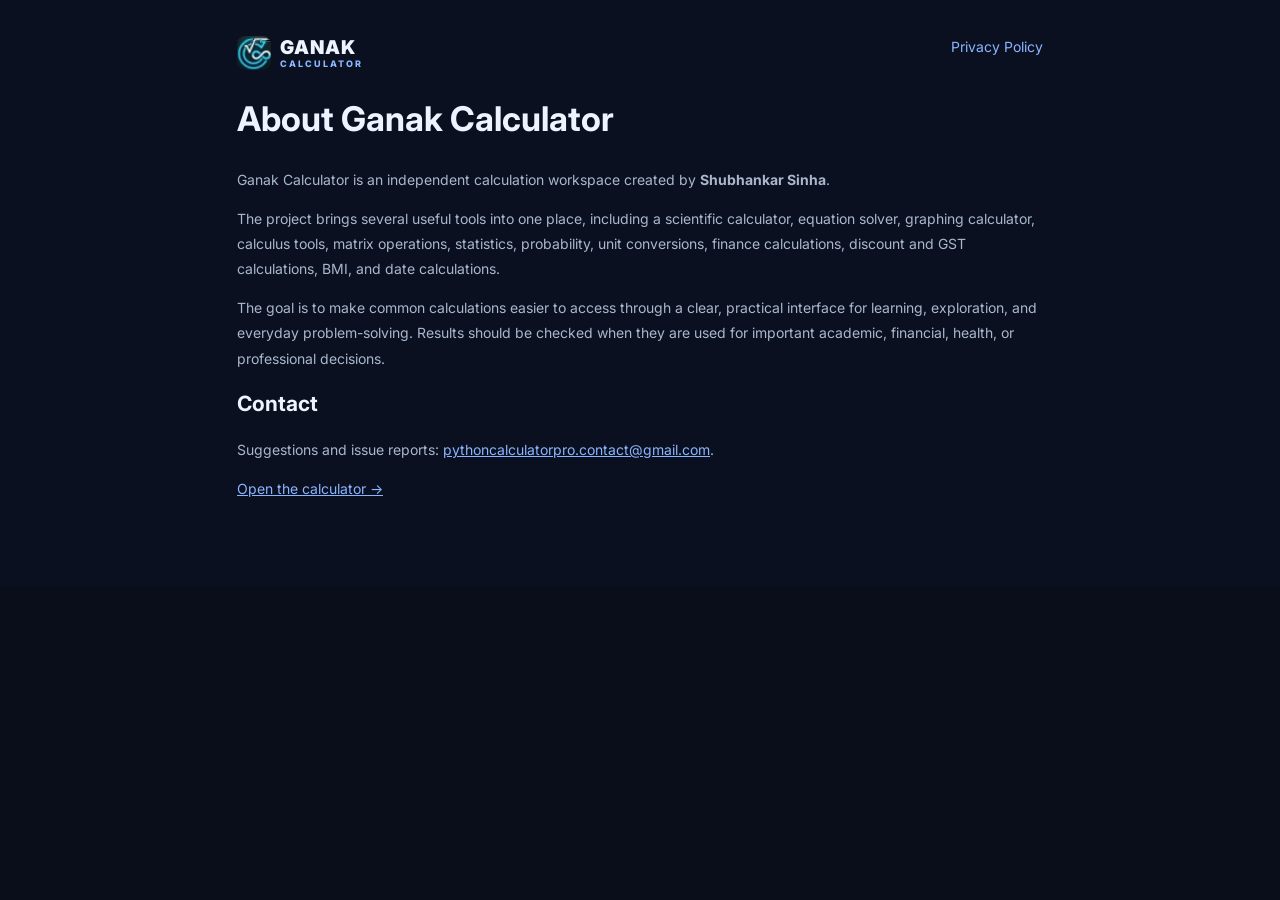
<file: frontend/about.html>
<!doctype html>
<html lang="en"><head>
<script async src="https://www.googletagmanager.com/gtm.js?id=GTM-MRTCPMST"></script>
<script>
  window.dataLayer = window.dataLayer || [];
  function gtag(){dataLayer.push(arguments);}
  gtag('js', new Date());
</script>
<meta charset="utf-8"><meta name="viewport" content="width=device-width,initial-scale=1"><meta name="description" content="About Ganak Calculator, an independent maths calculator platform created by Shubhankar Sinha."><meta name="google-adsense-account" content="ca-pub-2614056710691283"><title>About | Ganak Calculator</title><link rel="stylesheet" href="./styles.css?v=ganak-logo-1"><style>.ganak-logo-icon{width:34px;height:34px;object-fit:cover;border-radius:8px;flex:none}.ganak-wordmark-copy{display:flex;flex-direction:column;gap:2px}</style><style>body{background:#0a1020;color:#edf3ff}.policy{max-width:850px;margin:0 auto;padding:36px 22px 70px}.policy a{color:#8ab5ff}.policy h1{font-size:34px}.policy p,.policy li{color:#a9b7cc;line-height:1.8}.policy-nav{display:flex;justify-content:space-between;gap:14px}.policy-nav a{text-decoration:none}.ganak-wordmark{display:flex;flex-direction:row;align-items:center;gap:9px;line-height:1;text-decoration:none}.ganak-wordmark-copy strong{font-size:19px;font-weight:900;letter-spacing:1.1px;color:#edf3ff}.ganak-wordmark-copy small{font-size:9px;font-weight:800;letter-spacing:2px;color:#8ab5ff}</style><script>(function(){if(location.hostname==="python-calculator-pro-site.onrender.com"){location.replace("https://ganakcalculator.onrender.com"+location.pathname+location.search+location.hash);}})();</script>
<link rel="icon" type="image/jpeg" href="./assets/ganak-logo-icon.jpg"><link rel="apple-touch-icon" href="./assets/ganak-logo-icon.jpg">
</head><body><main class="policy"><nav class="policy-nav"><a class="ganak-wordmark" href="./index.html" aria-label="Ganak Calculator home"><img class="ganak-logo-icon" src="./assets/ganak-logo-icon.jpg" alt=""><span class="ganak-wordmark-copy"><strong>GANAK</strong><small>CALCULATOR</small></span></a><a href="./privacy.html">Privacy Policy</a></nav><h1>About Ganak Calculator</h1><p>Ganak Calculator is an independent calculation workspace created by <strong>Shubhankar Sinha</strong>.</p><p>The project brings several useful tools into one place, including a scientific calculator, equation solver, graphing calculator, calculus tools, matrix operations, statistics, probability, unit conversions, finance calculations, discount and GST calculations, BMI, and date calculations.</p><p>The goal is to make common calculations easier to access through a clear, practical interface for learning, exploration, and everyday problem-solving. Results should be checked when they are used for important academic, financial, health, or professional decisions.</p><h2>Contact</h2><p>Suggestions and issue reports: <a href="mailto:pythoncalculatorpro.contact@gmail.com">pythoncalculatorpro.contact@gmail.com</a>.</p><p><a href="./index.html#calculator">Open the calculator →</a></p></main></body></html>
</file>
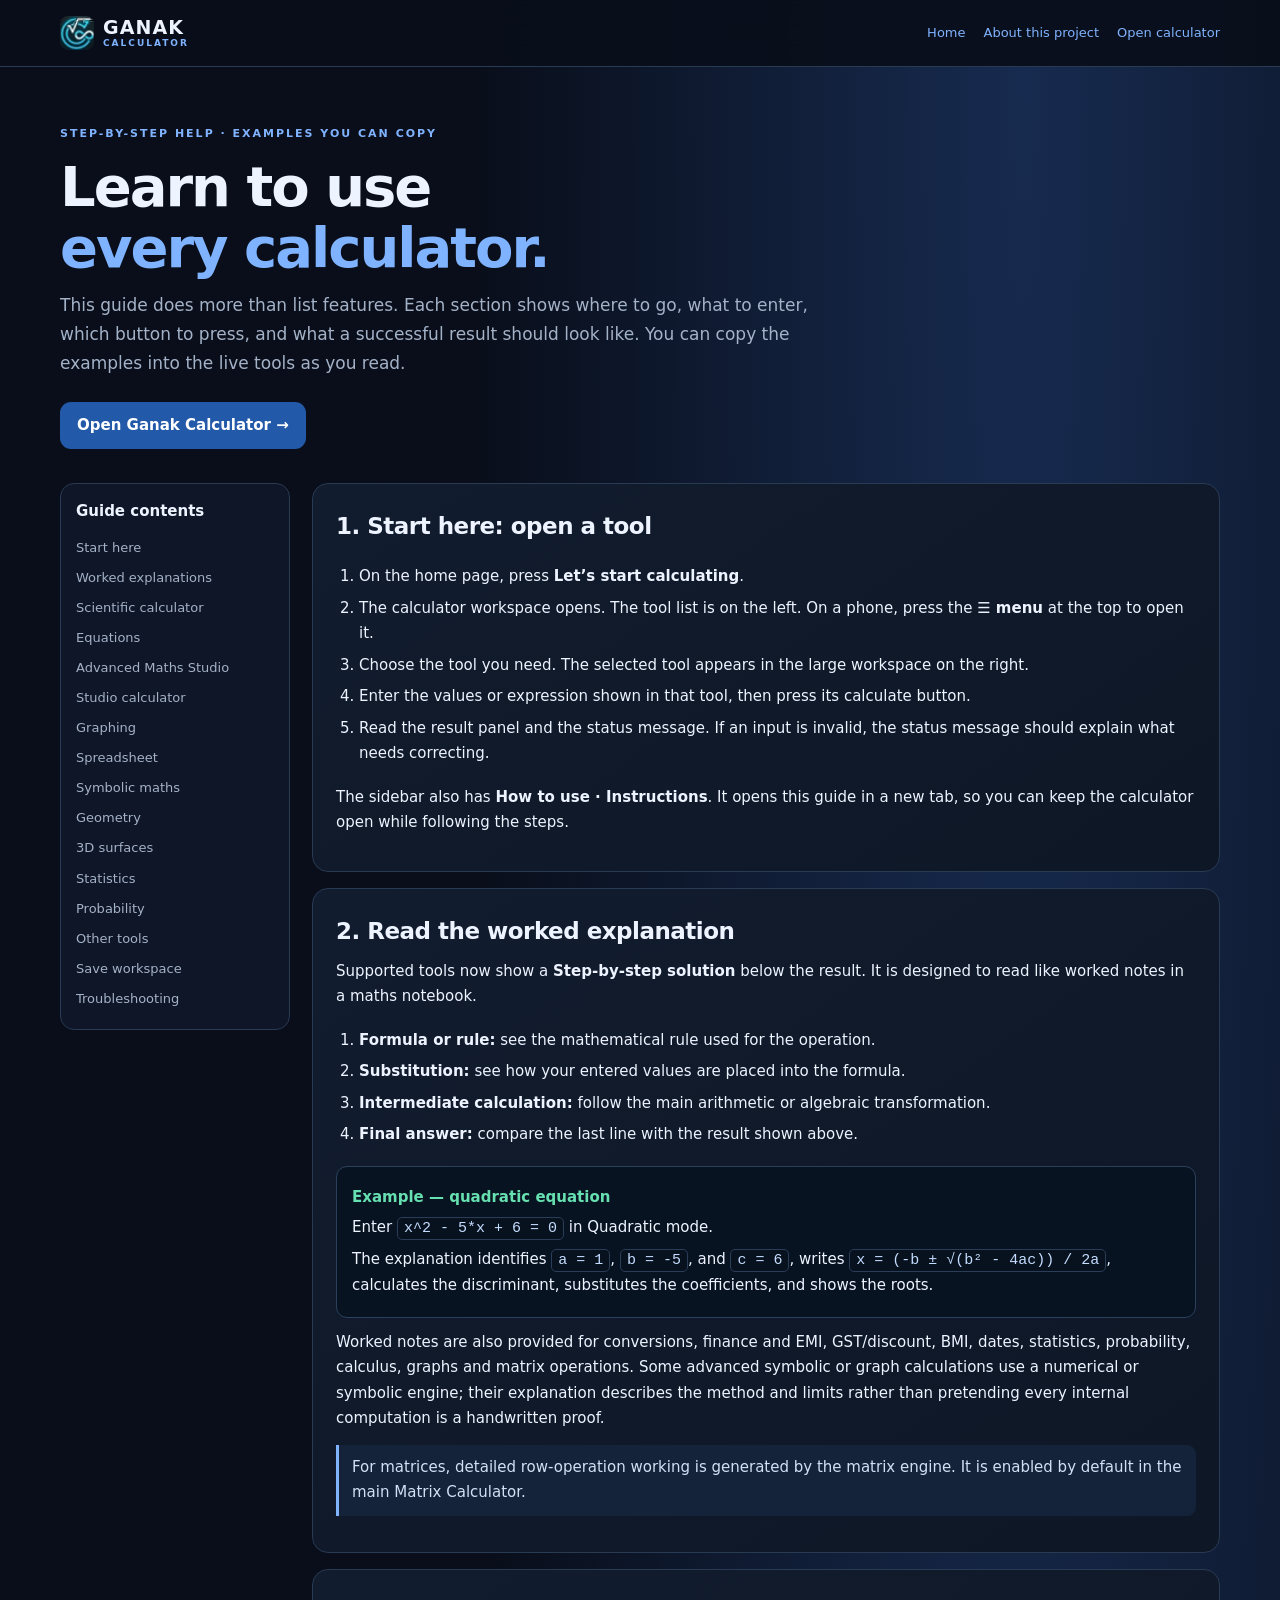
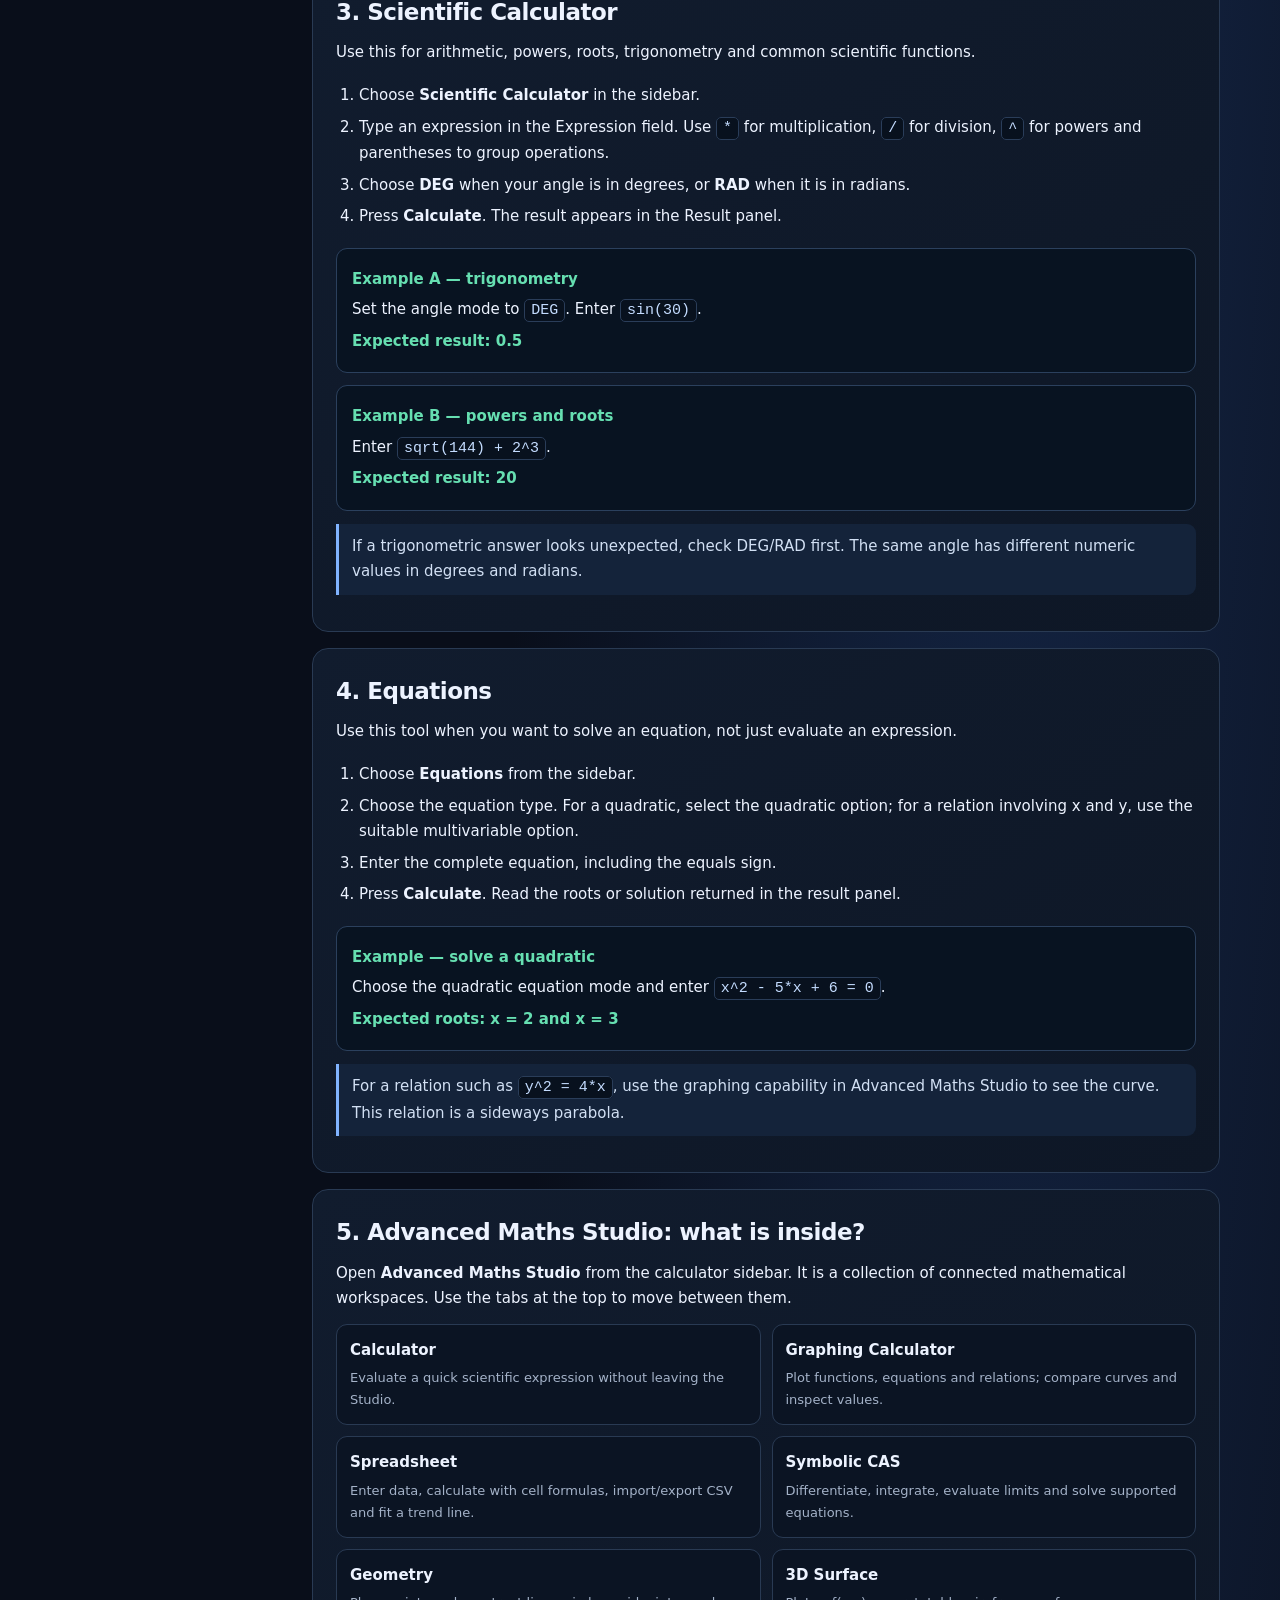
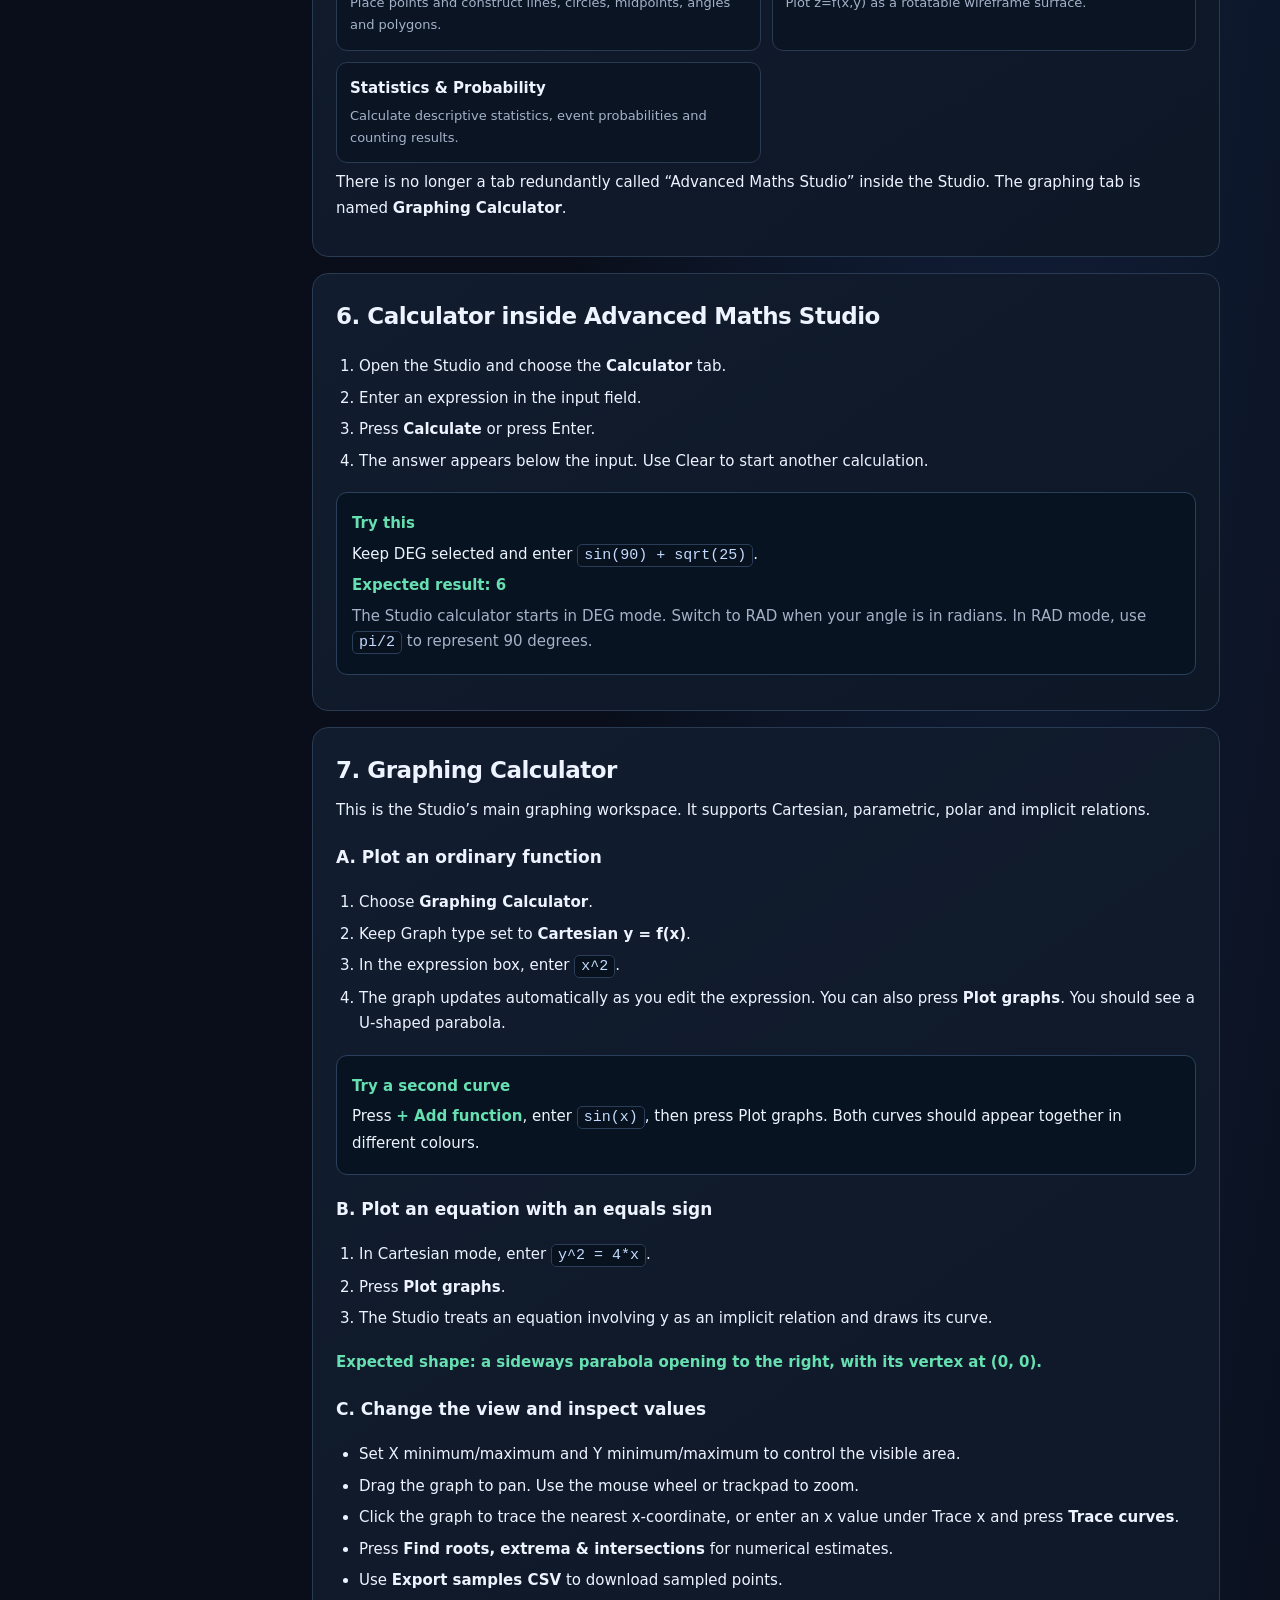
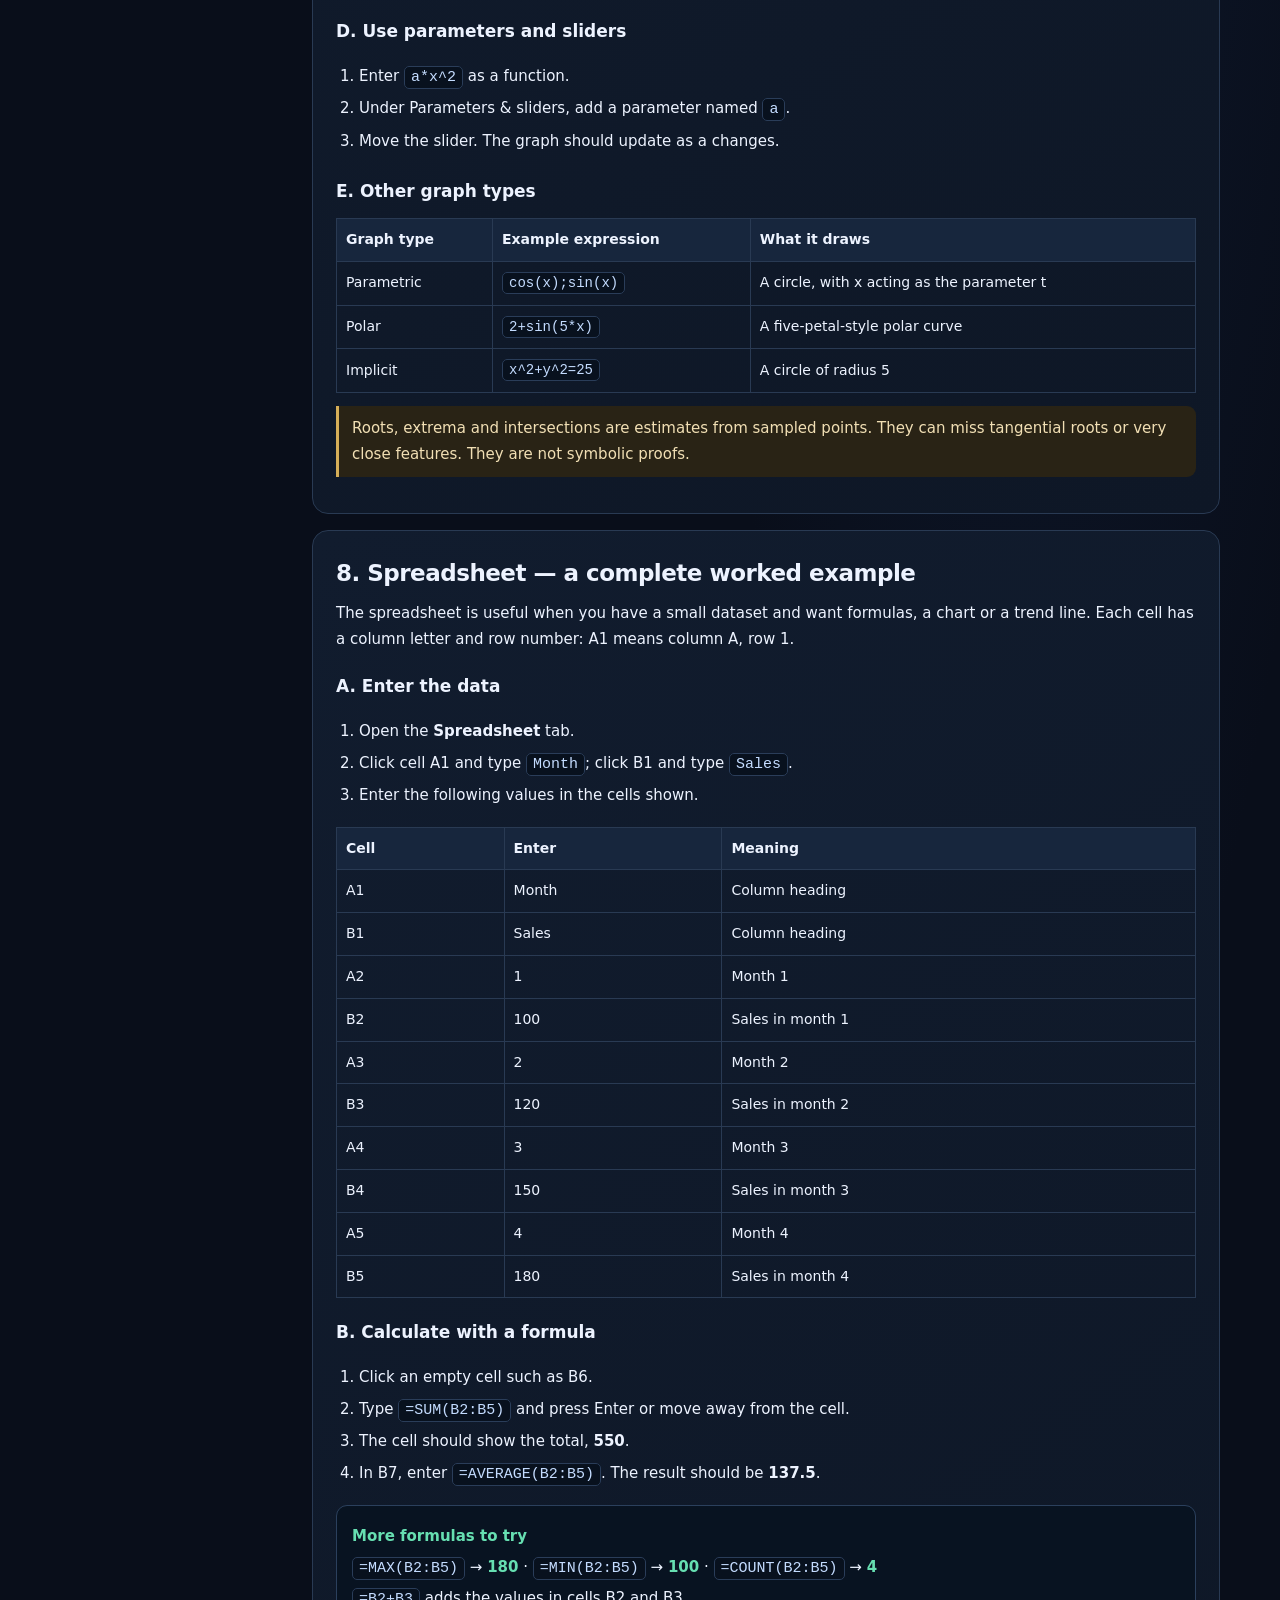
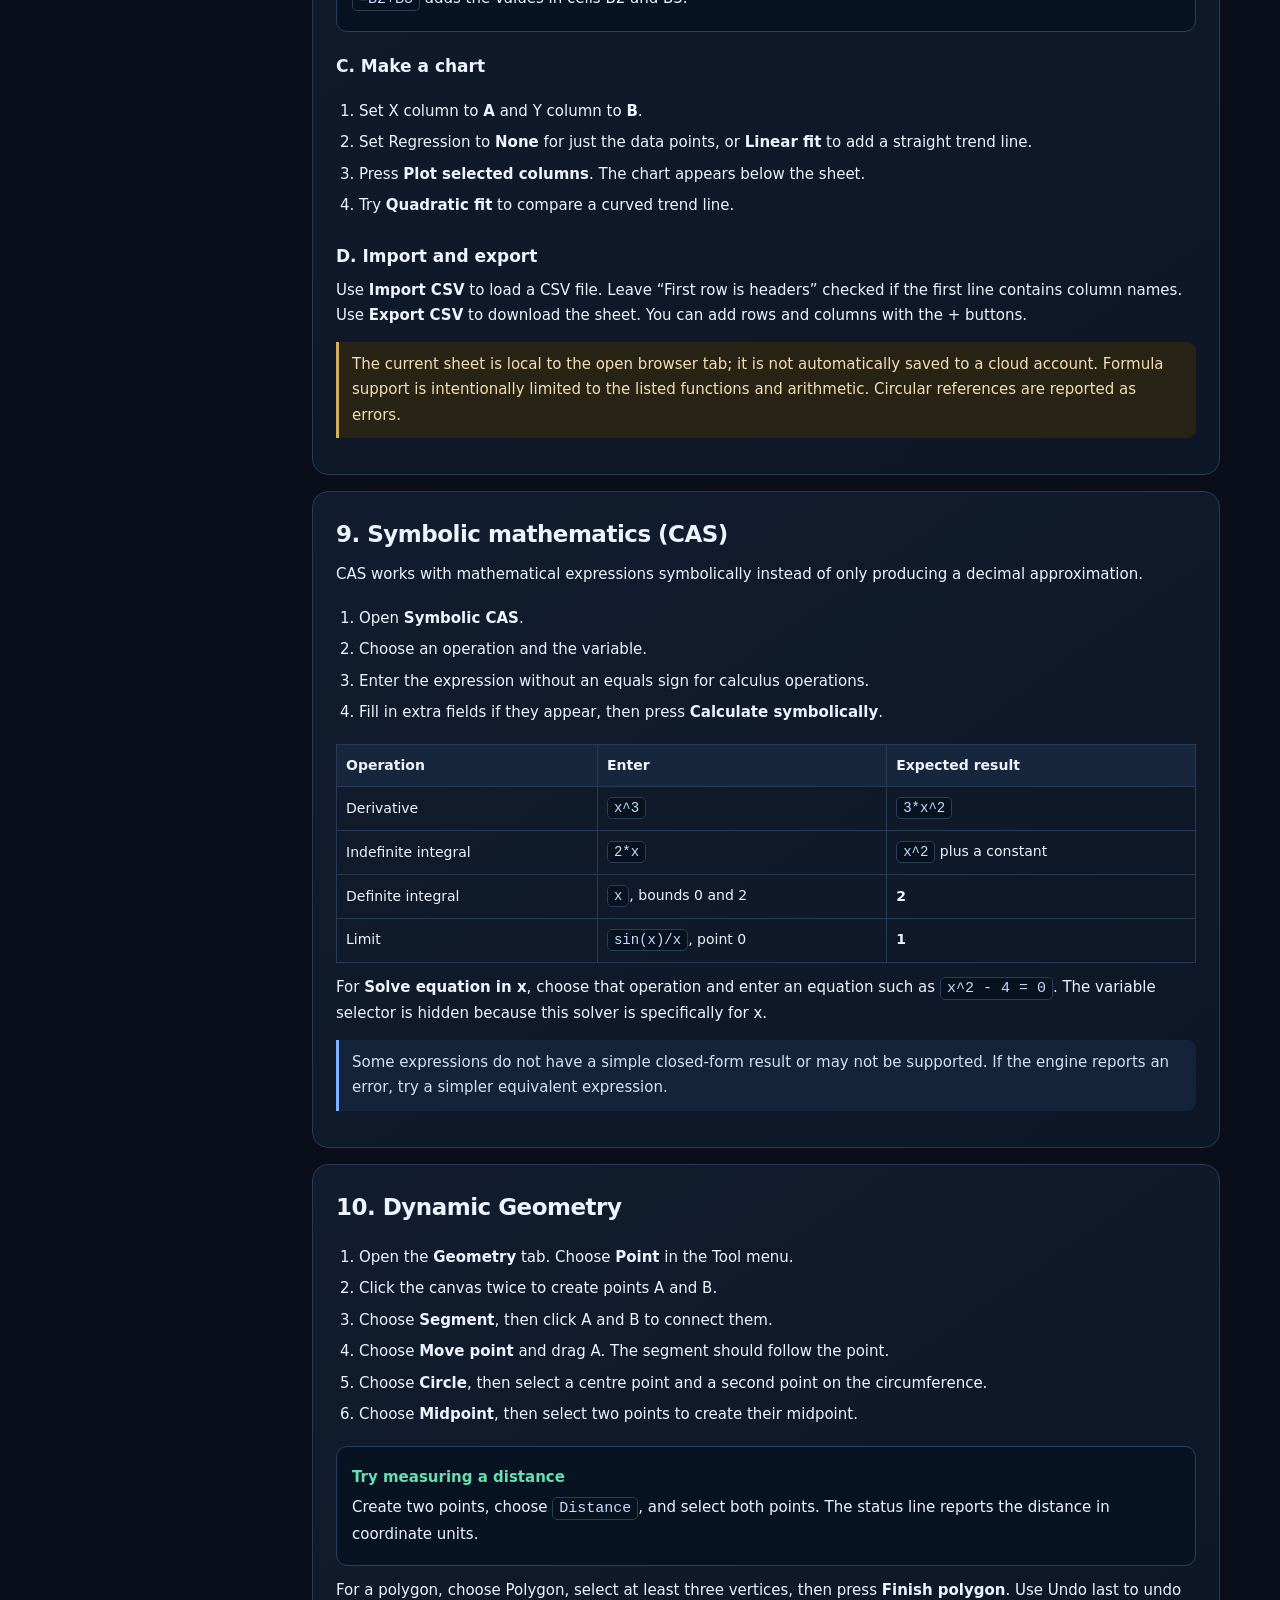
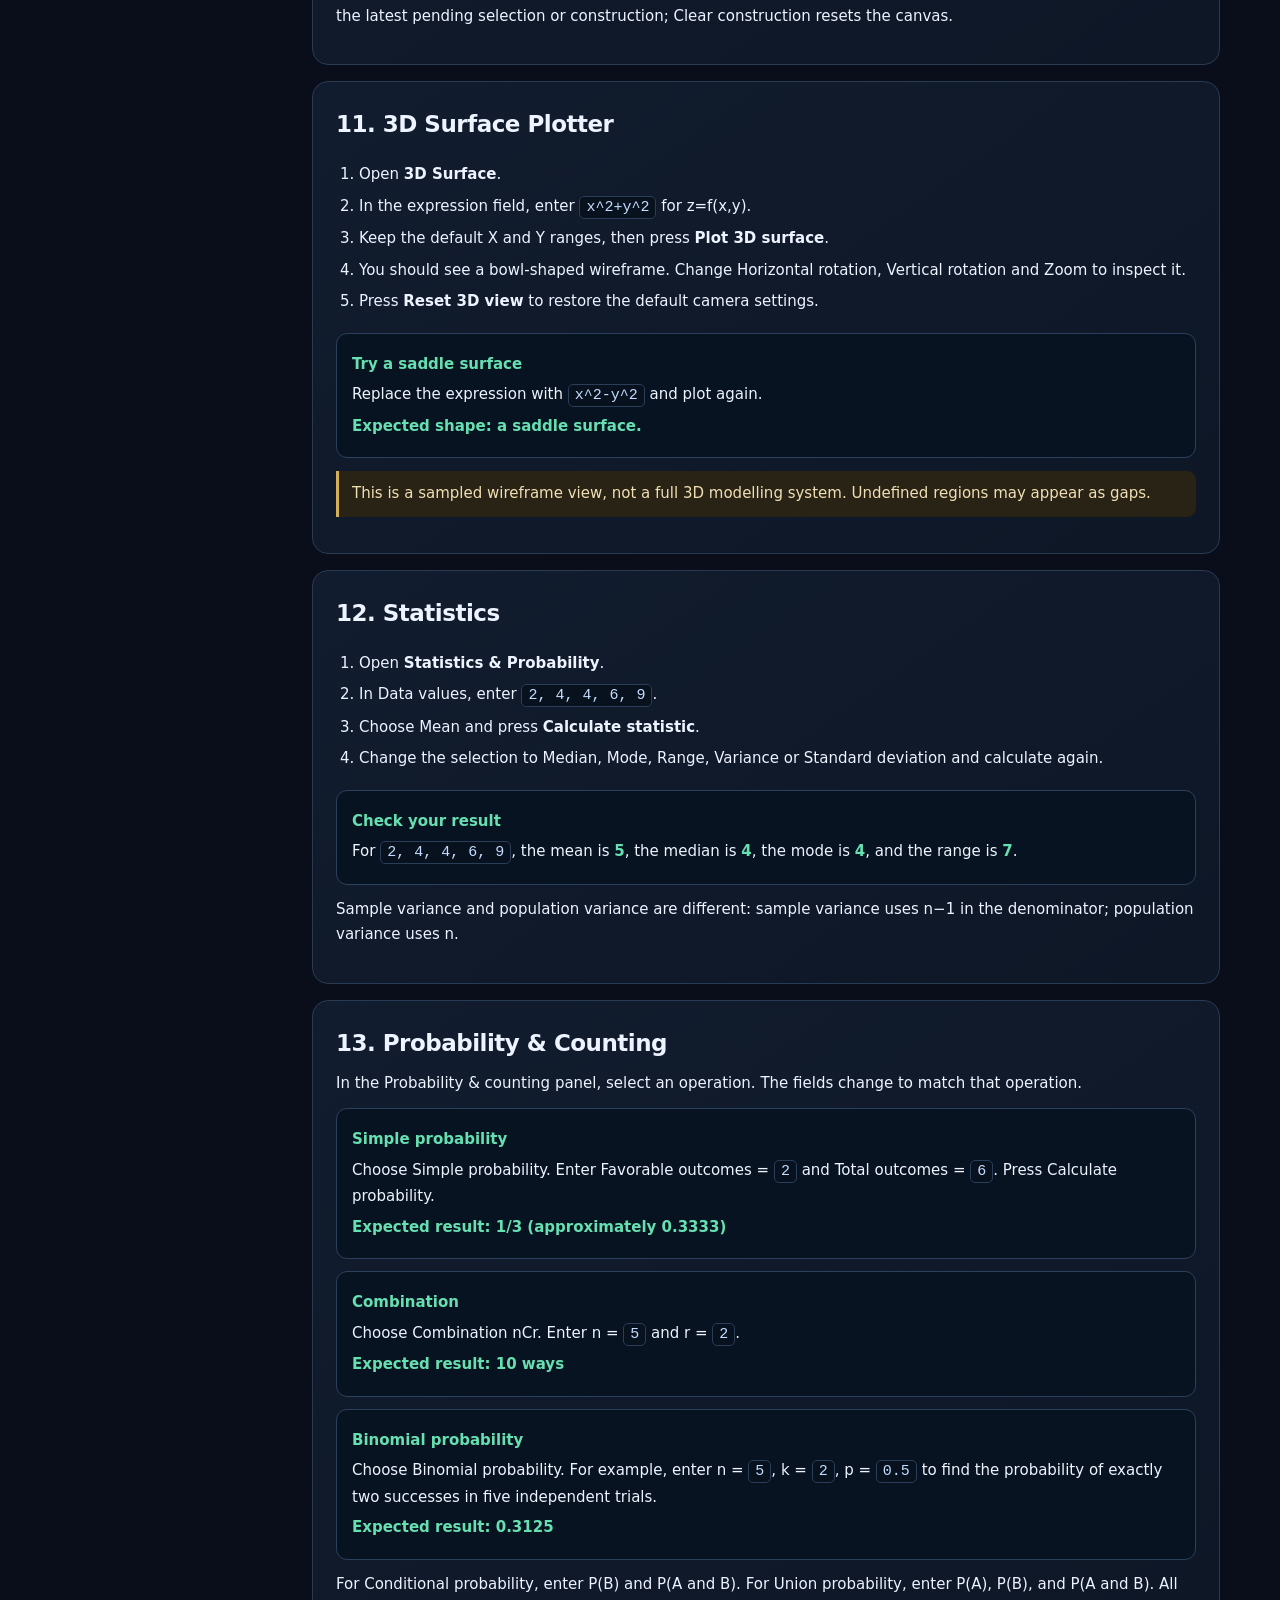
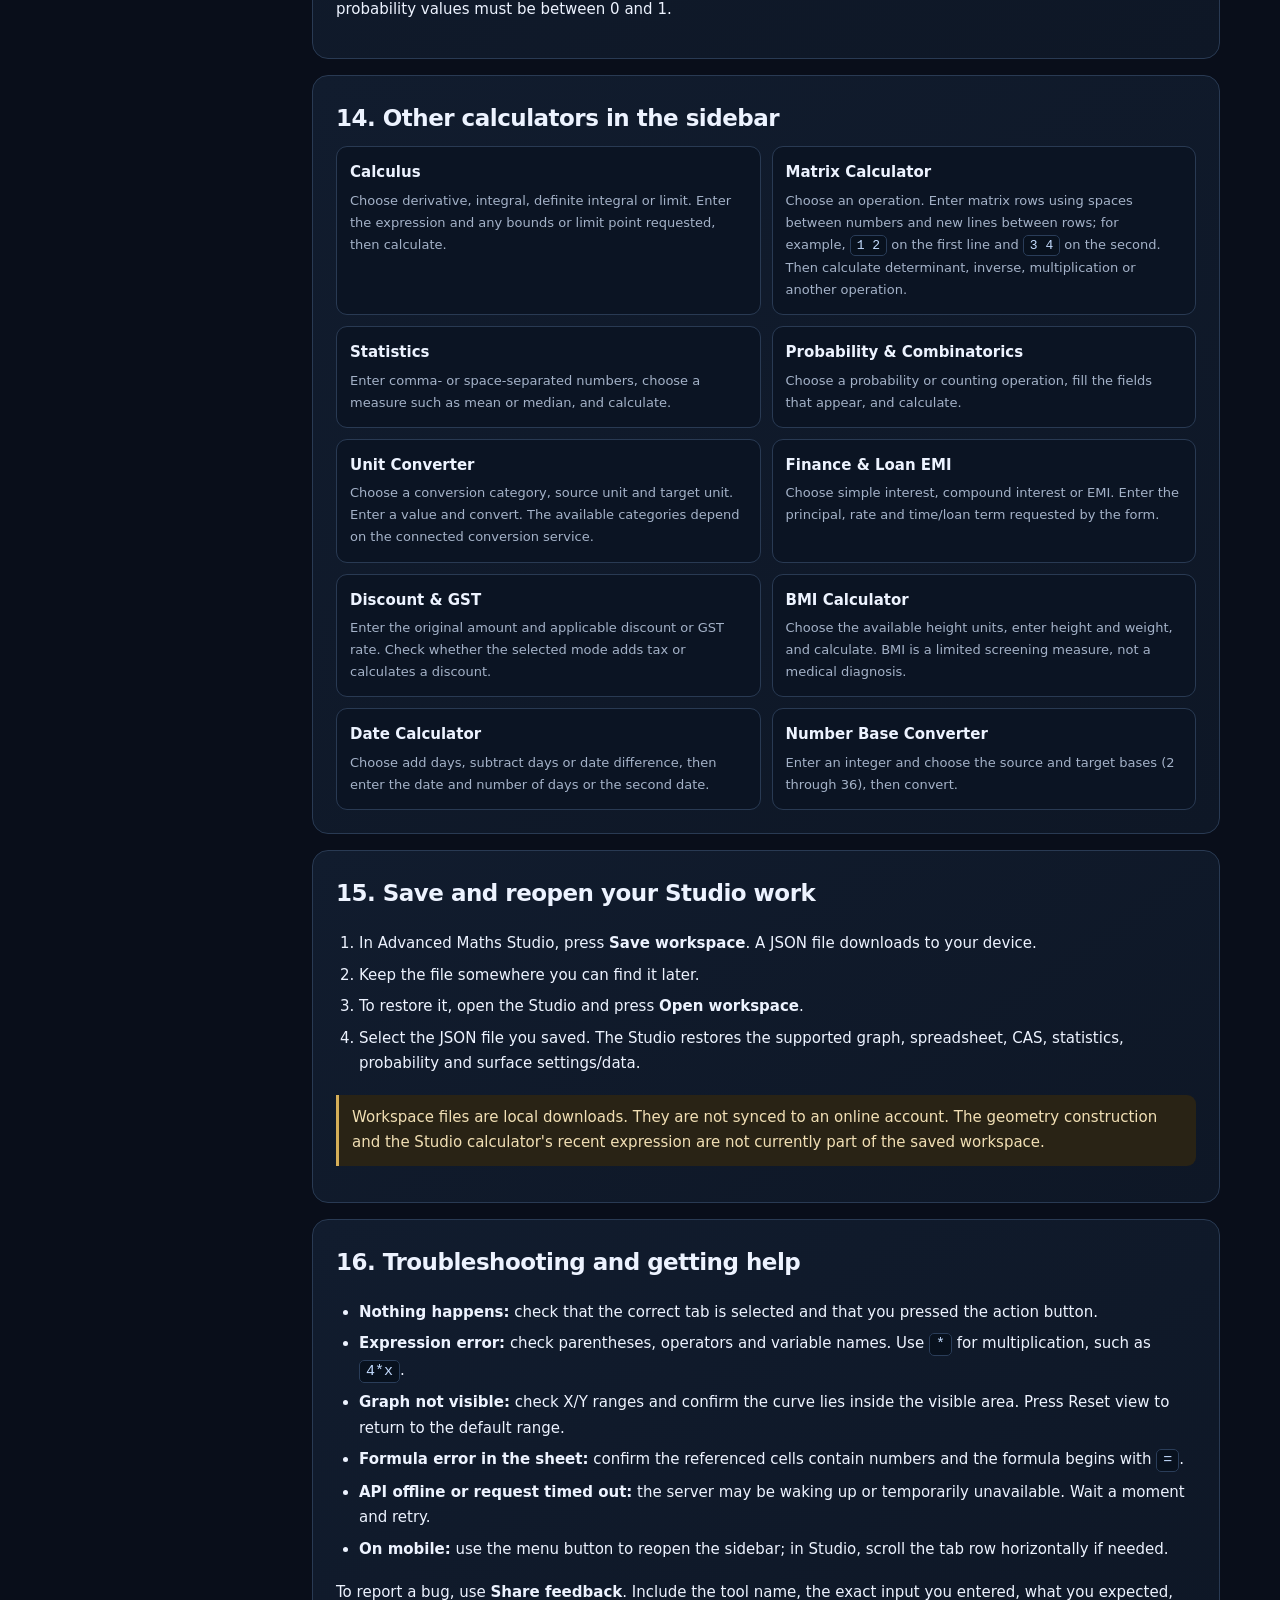
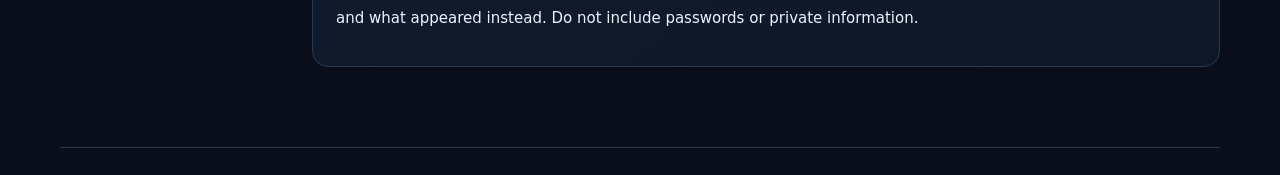
<file: frontend/how-to.html>
<!doctype html>
<html lang="en">
<head>
<meta charset="utf-8"><meta name="viewport" content="width=device-width,initial-scale=1"><meta name="theme-color" content="#0b1020">
<meta name="description" content="Step-by-step examples for every Ganak Calculator tool, including Advanced Maths Studio.">
<title>How to Use · Ganak Calculator</title>
<script async src="https://www.googletagmanager.com/gtm.js?id=GTM-MRTCPMST"></script><script>window.dataLayer=window.dataLayer||[];function gtag(){dataLayer.push(arguments);}gtag('js',new Date());</script>
<style>.ganak-logo-icon{width:34px;height:34px;object-fit:cover;border-radius:8px;flex:none}.ganak-wordmark-copy{display:flex;flex-direction:column;gap:2px}</style><style>
:root{color-scheme:dark;--bg:#090e1a;--panel:#10192a;--line:#293a53;--text:#edf3ff;--muted:#a4b2c8;--blue:#80b3ff;--green:#66dfb1}
*{box-sizing:border-box}html{scroll-behavior:smooth;scroll-padding-top:86px}body{margin:0;background:radial-gradient(ellipse at 80% 0,#172b50 0,transparent 38%),var(--bg);color:var(--text);font:15px/1.7 Inter,system-ui,sans-serif}a{color:var(--blue);text-decoration:none}a:hover{text-decoration:underline}.wrap{width:min(1160px,calc(100% - 36px));margin:auto}
header{position:sticky;top:0;z-index:5;background:#090e1aef;backdrop-filter:blur(14px);border-bottom:1px solid var(--line)}.nav{min-height:66px;display:flex;align-items:center;justify-content:space-between;gap:16px}.brand{font-weight:800;color:var(--text)}.brand span{color:var(--blue)}.navlinks{display:flex;gap:18px;flex-wrap:wrap;font-size:13px}
.hero{padding:58px 0 34px}.eyebrow{font-size:11px;letter-spacing:2px;color:var(--blue);font-weight:800}h1{font-size:clamp(34px,6vw,56px);line-height:1.1;letter-spacing:-2px;margin:12px 0}.hero p{max-width:760px;color:var(--muted);font-size:17px}.cta{display:inline-block;margin-top:12px;padding:11px 17px;border-radius:11px;background:#2359a9;color:white;font-weight:700}
.layout{display:grid;grid-template-columns:230px minmax(0,1fr);gap:22px;align-items:start;padding-bottom:64px}.toc{position:sticky;top:84px;border:1px solid var(--line);background:#10192adf;border-radius:14px;padding:15px}.toc strong{display:block;margin-bottom:8px}.toc a{display:block;padding:4px 0;color:var(--muted);font-size:13px}.toc a:hover{color:white}
.guide-section{border:1px solid var(--line);background:linear-gradient(145deg,#111c2e,#0e1726);border-radius:16px;padding:23px;margin-bottom:16px;scroll-margin-top:84px}h2{font-size:23px;letter-spacing:-.5px;margin:0 0 8px}h3{font-size:17px;margin:20px 0 5px}.muted{color:var(--muted)}p{margin:7px 0 12px}ol,ul{padding-left:23px}li{padding:3px 0}.example{margin:12px 0;padding:13px 15px;background:#081321;border:1px solid #2b405d;border-radius:11px}.example strong{color:var(--green)}.example code,code{font-family:ui-monospace,Consolas,monospace;background:#08111e;border:1px solid #2a3d59;border-radius:5px;padding:2px 6px;color:#c4dcff}.example p{margin:5px 0}.expected{color:var(--green);font-weight:700}.note{border-left:3px solid var(--blue);padding:10px 13px;background:#14233a;border-radius:0 9px 9px 0;margin:13px 0;color:#d2e0f4}.warning{border-left-color:#d5ae58;background:#292315;color:#f1dfb4}.grid{display:grid;grid-template-columns:repeat(2,minmax(0,1fr));gap:11px}.mini{border:1px solid var(--line);border-radius:11px;padding:13px;background:#0b1423}.mini h3{margin:0 0 4px;font-size:15px}.mini p{font-size:13px;color:var(--muted);margin:0}
table{border-collapse:collapse;width:100%;margin:12px 0;font-size:14px}th,td{border:1px solid var(--line);padding:9px;text-align:left}th{background:#17263d}footer{border-top:1px solid var(--line);padding:22px 0;color:var(--muted);font-size:13px;display:flex;justify-content:space-between;gap:12px;flex-wrap:wrap}
@media(max-width:760px){.layout{grid-template-columns:1fr}.toc{position:static}.toc nav{display:grid;grid-template-columns:repeat(2,minmax(0,1fr));gap:0 12px}.grid{grid-template-columns:1fr}.nav{align-items:flex-start;padding:12px 0;flex-direction:column}.navlinks{gap:12px}.guide-section{padding:17px}}
</style><style>.ganak-logo-icon{width:34px;height:34px;object-fit:cover;border-radius:8px;flex:none}.ganak-wordmark-copy{display:flex;flex-direction:column;gap:2px}</style><style>.ganak-wordmark{display:flex;flex-direction:row;align-items:center;gap:9px;line-height:1}.ganak-wordmark-copy strong{font-size:19px;font-weight:900;letter-spacing:1.1px;color:var(--text)}.ganak-wordmark-copy small{font-size:9px;font-weight:800;letter-spacing:2px;color:var(--blue)}</style><script>(function(){if(location.hostname==="python-calculator-pro-site.onrender.com"){location.replace("https://ganakcalculator.onrender.com"+location.pathname+location.search+location.hash);}})();</script>
<link rel="icon" type="image/jpeg" href="./assets/ganak-logo-icon.jpg"><link rel="apple-touch-icon" href="./assets/ganak-logo-icon.jpg">
</head>
<body>
<header><div class="wrap nav"><a class="brand ganak-wordmark" href="./index.html" aria-label="Ganak Calculator home"><img class="ganak-logo-icon" src="./assets/ganak-logo-icon.jpg" alt=""><span class="ganak-wordmark-copy"><strong>GANAK</strong><small>CALCULATOR</small></span></a><nav class="navlinks" aria-label="Main navigation"><a href="./index.html">Home</a><a href="./index.html#about">About this project</a><a href="./index.html#calculator">Open calculator</a></nav></div></header>
<main class="wrap">
<div class="hero"><div class="eyebrow">STEP-BY-STEP HELP · EXAMPLES YOU CAN COPY</div><h1>Learn to use<br><span style="color:var(--blue)">every calculator.</span></h1><p>This guide does more than list features. Each section shows where to go, what to enter, which button to press, and what a successful result should look like. You can copy the examples into the live tools as you read.</p><a class="cta" href="./index.html#calculator">Open Ganak Calculator →</a></div>
<div class="layout">
<aside class="toc"><strong>Guide contents</strong><nav>
<a href="#start">Start here</a><a href="#worked">Worked explanations</a><a href="#scientific">Scientific calculator</a><a href="#equations">Equations</a><a href="#studio">Advanced Maths Studio</a><a href="#studio-calculator">Studio calculator</a><a href="#graphing">Graphing</a><a href="#spreadsheet">Spreadsheet</a><a href="#cas">Symbolic maths</a><a href="#geometry">Geometry</a><a href="#surface">3D surfaces</a><a href="#statistics">Statistics</a><a href="#probability">Probability</a><a href="#other">Other tools</a><a href="#save">Save workspace</a><a href="#troubleshoot">Troubleshooting</a>
</nav></aside>
<div>
<section class="guide-section" id="start"><h2>1. Start here: open a tool</h2><ol><li>On the home page, press <strong>Let’s start calculating</strong>.</li><li>The calculator workspace opens. The tool list is on the left. On a phone, press the <strong>☰ menu</strong> at the top to open it.</li><li>Choose the tool you need. The selected tool appears in the large workspace on the right.</li><li>Enter the values or expression shown in that tool, then press its calculate button.</li><li>Read the result panel and the status message. If an input is invalid, the status message should explain what needs correcting.</li></ol><p>The sidebar also has <strong>How to use · Instructions</strong>. It opens this guide in a new tab, so you can keep the calculator open while following the steps.</p></section>
<section class="guide-section" id="worked"><h2>2. Read the worked explanation</h2><p>Supported tools now show a <strong>Step-by-step solution</strong> below the result. It is designed to read like worked notes in a maths notebook.</p><ol><li><strong>Formula or rule:</strong> see the mathematical rule used for the operation.</li><li><strong>Substitution:</strong> see how your entered values are placed into the formula.</li><li><strong>Intermediate calculation:</strong> follow the main arithmetic or algebraic transformation.</li><li><strong>Final answer:</strong> compare the last line with the result shown above.</li></ol><div class="example"><p><strong>Example — quadratic equation</strong></p><p>Enter <code>x^2 - 5*x + 6 = 0</code> in Quadratic mode.</p><p>The explanation identifies <code>a = 1</code>, <code>b = -5</code>, and <code>c = 6</code>, writes <code>x = (-b ± √(b² - 4ac)) / 2a</code>, calculates the discriminant, substitutes the coefficients, and shows the roots.</p></div><p>Worked notes are also provided for conversions, finance and EMI, GST/discount, BMI, dates, statistics, probability, calculus, graphs and matrix operations. Some advanced symbolic or graph calculations use a numerical or symbolic engine; their explanation describes the method and limits rather than pretending every internal computation is a handwritten proof.</p><div class="note">For matrices, detailed row-operation working is generated by the matrix engine. It is enabled by default in the main Matrix Calculator.</div></section>
<section class="guide-section" id="scientific"><h2>3. Scientific Calculator</h2><p>Use this for arithmetic, powers, roots, trigonometry and common scientific functions.</p><ol><li>Choose <strong>Scientific Calculator</strong> in the sidebar.</li><li>Type an expression in the Expression field. Use <code>*</code> for multiplication, <code>/</code> for division, <code>^</code> for powers and parentheses to group operations.</li><li>Choose <strong>DEG</strong> when your angle is in degrees, or <strong>RAD</strong> when it is in radians.</li><li>Press <strong>Calculate</strong>. The result appears in the Result panel.</li></ol>
<div class="example"><p><strong>Example A — trigonometry</strong></p><p>Set the angle mode to <code>DEG</code>. Enter <code>sin(30)</code>.</p><p class="expected">Expected result: 0.5</p></div>
<div class="example"><p><strong>Example B — powers and roots</strong></p><p>Enter <code>sqrt(144) + 2^3</code>.</p><p class="expected">Expected result: 20</p></div>
<div class="note">If a trigonometric answer looks unexpected, check DEG/RAD first. The same angle has different numeric values in degrees and radians.</div></section>
<section class="guide-section" id="equations"><h2>4. Equations</h2><p>Use this tool when you want to solve an equation, not just evaluate an expression.</p><ol><li>Choose <strong>Equations</strong> from the sidebar.</li><li>Choose the equation type. For a quadratic, select the quadratic option; for a relation involving x and y, use the suitable multivariable option.</li><li>Enter the complete equation, including the equals sign.</li><li>Press <strong>Calculate</strong>. Read the roots or solution returned in the result panel.</li></ol>
<div class="example"><p><strong>Example — solve a quadratic</strong></p><p>Choose the quadratic equation mode and enter <code>x^2 - 5*x + 6 = 0</code>.</p><p class="expected">Expected roots: x = 2 and x = 3</p></div>
<div class="note">For a relation such as <code>y^2 = 4*x</code>, use the graphing capability in Advanced Maths Studio to see the curve. This relation is a sideways parabola.</div></section>
<section class="guide-section" id="studio"><h2>5. Advanced Maths Studio: what is inside?</h2><p>Open <strong>Advanced Maths Studio</strong> from the calculator sidebar. It is a collection of connected mathematical workspaces. Use the tabs at the top to move between them.</p><div class="grid">
<article class="mini"><h3>Calculator</h3><p>Evaluate a quick scientific expression without leaving the Studio.</p></article><article class="mini"><h3>Graphing Calculator</h3><p>Plot functions, equations and relations; compare curves and inspect values.</p></article><article class="mini"><h3>Spreadsheet</h3><p>Enter data, calculate with cell formulas, import/export CSV and fit a trend line.</p></article><article class="mini"><h3>Symbolic CAS</h3><p>Differentiate, integrate, evaluate limits and solve supported equations.</p></article><article class="mini"><h3>Geometry</h3><p>Place points and construct lines, circles, midpoints, angles and polygons.</p></article><article class="mini"><h3>3D Surface</h3><p>Plot z=f(x,y) as a rotatable wireframe surface.</p></article><article class="mini"><h3>Statistics & Probability</h3><p>Calculate descriptive statistics, event probabilities and counting results.</p></article></div>
<p>There is no longer a tab redundantly called “Advanced Maths Studio” inside the Studio. The graphing tab is named <strong>Graphing Calculator</strong>.</p></section>
<section class="guide-section" id="studio-calculator"><h2>6. Calculator inside Advanced Maths Studio</h2><ol><li>Open the Studio and choose the <strong>Calculator</strong> tab.</li><li>Enter an expression in the input field.</li><li>Press <strong>Calculate</strong> or press Enter.</li><li>The answer appears below the input. Use Clear to start another calculation.</li></ol><div class="example"><p><strong>Try this</strong></p><p>Keep DEG selected and enter <code>sin(90) + sqrt(25)</code>.</p><p class="expected">Expected result: 6</p><p class="muted">The Studio calculator starts in DEG mode. Switch to RAD when your angle is in radians. In RAD mode, use <code>pi/2</code> to represent 90 degrees.</p></div></section>
<section class="guide-section" id="graphing"><h2>7. Graphing Calculator</h2><p>This is the Studio’s main graphing workspace. It supports Cartesian, parametric, polar and implicit relations.</p><h3>A. Plot an ordinary function</h3><ol><li>Choose <strong>Graphing Calculator</strong>.</li><li>Keep Graph type set to <strong>Cartesian y = f(x)</strong>.</li><li>In the expression box, enter <code>x^2</code>.</li><li>The graph updates automatically as you edit the expression. You can also press <strong>Plot graphs</strong>. You should see a U-shaped parabola.</li></ol><div class="example"><p><strong>Try a second curve</strong></p><p>Press <strong>+ Add function</strong>, enter <code>sin(x)</code>, then press Plot graphs. Both curves should appear together in different colours.</p></div>
<h3>B. Plot an equation with an equals sign</h3><ol><li>In Cartesian mode, enter <code>y^2 = 4*x</code>.</li><li>Press <strong>Plot graphs</strong>.</li><li>The Studio treats an equation involving y as an implicit relation and draws its curve.</li></ol><p class="expected">Expected shape: a sideways parabola opening to the right, with its vertex at (0, 0).</p>
<h3>C. Change the view and inspect values</h3><ul><li>Set X minimum/maximum and Y minimum/maximum to control the visible area.</li><li>Drag the graph to pan. Use the mouse wheel or trackpad to zoom.</li><li>Click the graph to trace the nearest x-coordinate, or enter an x value under Trace x and press <strong>Trace curves</strong>.</li><li>Press <strong>Find roots, extrema & intersections</strong> for numerical estimates.</li><li>Use <strong>Export samples CSV</strong> to download sampled points.</li></ul>
<h3>D. Use parameters and sliders</h3><ol><li>Enter <code>a*x^2</code> as a function.</li><li>Under Parameters & sliders, add a parameter named <code>a</code>.</li><li>Move the slider. The graph should update as a changes.</li></ol>
<h3>E. Other graph types</h3><table><thead><tr><th>Graph type</th><th>Example expression</th><th>What it draws</th></tr></thead><tbody><tr><td>Parametric</td><td><code>cos(x);sin(x)</code></td><td>A circle, with x acting as the parameter t</td></tr><tr><td>Polar</td><td><code>2+sin(5*x)</code></td><td>A five-petal-style polar curve</td></tr><tr><td>Implicit</td><td><code>x^2+y^2=25</code></td><td>A circle of radius 5</td></tr></tbody></table>
<div class="note warning">Roots, extrema and intersections are estimates from sampled points. They can miss tangential roots or very close features. They are not symbolic proofs.</div></section>
<section class="guide-section" id="spreadsheet"><h2>8. Spreadsheet — a complete worked example</h2><p>The spreadsheet is useful when you have a small dataset and want formulas, a chart or a trend line. Each cell has a column letter and row number: A1 means column A, row 1.</p>
<h3>A. Enter the data</h3><ol><li>Open the <strong>Spreadsheet</strong> tab.</li><li>Click cell A1 and type <code>Month</code>; click B1 and type <code>Sales</code>.</li><li>Enter the following values in the cells shown.</li></ol>
<table><thead><tr><th>Cell</th><th>Enter</th><th>Meaning</th></tr></thead><tbody><tr><td>A1</td><td>Month</td><td>Column heading</td></tr><tr><td>B1</td><td>Sales</td><td>Column heading</td></tr><tr><td>A2</td><td>1</td><td>Month 1</td></tr><tr><td>B2</td><td>100</td><td>Sales in month 1</td></tr><tr><td>A3</td><td>2</td><td>Month 2</td></tr><tr><td>B3</td><td>120</td><td>Sales in month 2</td></tr><tr><td>A4</td><td>3</td><td>Month 3</td></tr><tr><td>B4</td><td>150</td><td>Sales in month 3</td></tr><tr><td>A5</td><td>4</td><td>Month 4</td></tr><tr><td>B5</td><td>180</td><td>Sales in month 4</td></tr></tbody></table>
<h3>B. Calculate with a formula</h3><ol><li>Click an empty cell such as B6.</li><li>Type <code>=SUM(B2:B5)</code> and press Enter or move away from the cell.</li><li>The cell should show the total, <strong>550</strong>.</li><li>In B7, enter <code>=AVERAGE(B2:B5)</code>. The result should be <strong>137.5</strong>.</li></ol>
<div class="example"><p><strong>More formulas to try</strong></p><p><code>=MAX(B2:B5)</code> → <strong>180</strong> · <code>=MIN(B2:B5)</code> → <strong>100</strong> · <code>=COUNT(B2:B5)</code> → <strong>4</strong></p><p><code>=B2+B3</code> adds the values in cells B2 and B3.</p></div>
<h3>C. Make a chart</h3><ol><li>Set X column to <strong>A</strong> and Y column to <strong>B</strong>.</li><li>Set Regression to <strong>None</strong> for just the data points, or <strong>Linear fit</strong> to add a straight trend line.</li><li>Press <strong>Plot selected columns</strong>. The chart appears below the sheet.</li><li>Try <strong>Quadratic fit</strong> to compare a curved trend line.</li></ol>
<h3>D. Import and export</h3><p>Use <strong>Import CSV</strong> to load a CSV file. Leave “First row is headers” checked if the first line contains column names. Use <strong>Export CSV</strong> to download the sheet. You can add rows and columns with the + buttons.</p>
<div class="note warning">The current sheet is local to the open browser tab; it is not automatically saved to a cloud account. Formula support is intentionally limited to the listed functions and arithmetic. Circular references are reported as errors.</div></section>
<section class="guide-section" id="cas"><h2>9. Symbolic mathematics (CAS)</h2><p>CAS works with mathematical expressions symbolically instead of only producing a decimal approximation.</p><ol><li>Open <strong>Symbolic CAS</strong>.</li><li>Choose an operation and the variable.</li><li>Enter the expression without an equals sign for calculus operations.</li><li>Fill in extra fields if they appear, then press <strong>Calculate symbolically</strong>.</li></ol>
<table><thead><tr><th>Operation</th><th>Enter</th><th>Expected result</th></tr></thead><tbody><tr><td>Derivative</td><td><code>x^3</code></td><td><code>3*x^2</code></td></tr><tr><td>Indefinite integral</td><td><code>2*x</code></td><td><code>x^2</code> plus a constant</td></tr><tr><td>Definite integral</td><td><code>x</code>, bounds 0 and 2</td><td><strong>2</strong></td></tr><tr><td>Limit</td><td><code>sin(x)/x</code>, point 0</td><td><strong>1</strong></td></tr></tbody></table>
<p>For <strong>Solve equation in x</strong>, choose that operation and enter an equation such as <code>x^2 - 4 = 0</code>. The variable selector is hidden because this solver is specifically for x.</p><div class="note">Some expressions do not have a simple closed-form result or may not be supported. If the engine reports an error, try a simpler equivalent expression.</div></section>
<section class="guide-section" id="geometry"><h2>10. Dynamic Geometry</h2><ol><li>Open the <strong>Geometry</strong> tab. Choose <strong>Point</strong> in the Tool menu.</li><li>Click the canvas twice to create points A and B.</li><li>Choose <strong>Segment</strong>, then click A and B to connect them.</li><li>Choose <strong>Move point</strong> and drag A. The segment should follow the point.</li><li>Choose <strong>Circle</strong>, then select a centre point and a second point on the circumference.</li><li>Choose <strong>Midpoint</strong>, then select two points to create their midpoint.</li></ol>
<div class="example"><p><strong>Try measuring a distance</strong></p><p>Create two points, choose <code>Distance</code>, and select both points. The status line reports the distance in coordinate units.</p></div>
<p>For a polygon, choose Polygon, select at least three vertices, then press <strong>Finish polygon</strong>. Use Undo last to undo the latest pending selection or construction; Clear construction resets the canvas.</p></section>
<section class="guide-section" id="surface"><h2>11. 3D Surface Plotter</h2><ol><li>Open <strong>3D Surface</strong>.</li><li>In the expression field, enter <code>x^2+y^2</code> for z=f(x,y).</li><li>Keep the default X and Y ranges, then press <strong>Plot 3D surface</strong>.</li><li>You should see a bowl-shaped wireframe. Change Horizontal rotation, Vertical rotation and Zoom to inspect it.</li><li>Press <strong>Reset 3D view</strong> to restore the default camera settings.</li></ol>
<div class="example"><p><strong>Try a saddle surface</strong></p><p>Replace the expression with <code>x^2-y^2</code> and plot again.</p><p class="expected">Expected shape: a saddle surface.</p></div><div class="note warning">This is a sampled wireframe view, not a full 3D modelling system. Undefined regions may appear as gaps.</div></section>
<section class="guide-section" id="statistics"><h2>12. Statistics</h2><ol><li>Open <strong>Statistics & Probability</strong>.</li><li>In Data values, enter <code>2, 4, 4, 6, 9</code>.</li><li>Choose Mean and press <strong>Calculate statistic</strong>.</li><li>Change the selection to Median, Mode, Range, Variance or Standard deviation and calculate again.</li></ol><div class="example"><p><strong>Check your result</strong></p><p>For <code>2, 4, 4, 6, 9</code>, the mean is <strong>5</strong>, the median is <strong>4</strong>, the mode is <strong>4</strong>, and the range is <strong>7</strong>.</p></div><p>Sample variance and population variance are different: sample variance uses n−1 in the denominator; population variance uses n.</p></section>
<section class="guide-section" id="probability"><h2>13. Probability & Counting</h2><p>In the Probability & counting panel, select an operation. The fields change to match that operation.</p><div class="example"><p><strong>Simple probability</strong></p><p>Choose Simple probability. Enter Favorable outcomes = <code>2</code> and Total outcomes = <code>6</code>. Press Calculate probability.</p><p class="expected">Expected result: 1/3 (approximately 0.3333)</p></div><div class="example"><p><strong>Combination</strong></p><p>Choose Combination nCr. Enter n = <code>5</code> and r = <code>2</code>.</p><p class="expected">Expected result: 10 ways</p></div><div class="example"><p><strong>Binomial probability</strong></p><p>Choose Binomial probability. For example, enter n = <code>5</code>, k = <code>2</code>, p = <code>0.5</code> to find the probability of exactly two successes in five independent trials.</p><p class="expected">Expected result: 0.3125</p></div><p>For Conditional probability, enter P(B) and P(A and B). For Union probability, enter P(A), P(B), and P(A and B). All probability values must be between 0 and 1.</p></section>
<section class="guide-section" id="other"><h2>14. Other calculators in the sidebar</h2><div class="grid">
<article class="mini"><h3>Calculus</h3><p>Choose derivative, integral, definite integral or limit. Enter the expression and any bounds or limit point requested, then calculate.</p></article>
<article class="mini"><h3>Matrix Calculator</h3><p>Choose an operation. Enter matrix rows using spaces between numbers and new lines between rows; for example, <code>1 2</code> on the first line and <code>3 4</code> on the second. Then calculate determinant, inverse, multiplication or another operation.</p></article>
<article class="mini"><h3>Statistics</h3><p>Enter comma- or space-separated numbers, choose a measure such as mean or median, and calculate.</p></article>
<article class="mini"><h3>Probability & Combinatorics</h3><p>Choose a probability or counting operation, fill the fields that appear, and calculate.</p></article>
<article class="mini"><h3>Unit Converter</h3><p>Choose a conversion category, source unit and target unit. Enter a value and convert. The available categories depend on the connected conversion service.</p></article>
<article class="mini"><h3>Finance & Loan EMI</h3><p>Choose simple interest, compound interest or EMI. Enter the principal, rate and time/loan term requested by the form.</p></article>
<article class="mini"><h3>Discount & GST</h3><p>Enter the original amount and applicable discount or GST rate. Check whether the selected mode adds tax or calculates a discount.</p></article>
<article class="mini"><h3>BMI Calculator</h3><p>Choose the available height units, enter height and weight, and calculate. BMI is a limited screening measure, not a medical diagnosis.</p></article>
<article class="mini"><h3>Date Calculator</h3><p>Choose add days, subtract days or date difference, then enter the date and number of days or the second date.</p></article>
<article class="mini"><h3>Number Base Converter</h3><p>Enter an integer and choose the source and target bases (2 through 36), then convert.</p></article>
</div></section>
<section class="guide-section" id="save"><h2>15. Save and reopen your Studio work</h2><ol><li>In Advanced Maths Studio, press <strong>Save workspace</strong>. A JSON file downloads to your device.</li><li>Keep the file somewhere you can find it later.</li><li>To restore it, open the Studio and press <strong>Open workspace</strong>.</li><li>Select the JSON file you saved. The Studio restores the supported graph, spreadsheet, CAS, statistics, probability and surface settings/data.</li></ol><div class="note warning">Workspace files are local downloads. They are not synced to an online account. The geometry construction and the Studio calculator's recent expression are not currently part of the saved workspace.</div></section>
<section class="guide-section" id="troubleshoot"><h2>16. Troubleshooting and getting help</h2><ul><li><strong>Nothing happens:</strong> check that the correct tab is selected and that you pressed the action button.</li><li><strong>Expression error:</strong> check parentheses, operators and variable names. Use <code>*</code> for multiplication, such as <code>4*x</code>.</li><li><strong>Graph not visible:</strong> check X/Y ranges and confirm the curve lies inside the visible area. Press Reset view to return to the default range.</li><li><strong>Formula error in the sheet:</strong> confirm the referenced cells contain numbers and the formula begins with <code>=</code>.</li><li><strong>API offline or request timed out:</strong> the server may be waking up or temporarily unavailable. Wait a moment and retry.</li><li><strong>On mobile:</strong> use the menu button to reopen the sidebar; in Studio, scroll the tab row horizontally if needed.</li></ul><p>To report a bug, use <strong>Share feedback</strong>. Include the tool name, the exact input you entered, what you expected, and what appeared instead. Do not include passwords or private information.</p></section>
</div></div></main>
<footer class="wrap"><span>© 2026 Ganak Calculator · Created by Shubhankar Sinha</span><span><a href="./index.html">Home</a> · <a href="./privacy.html">Privacy Policy</a> · <a href="mailto:pythoncalculatorpro.contact@gmail.com">Contact</a></span></footer>
</body></html>
</file>
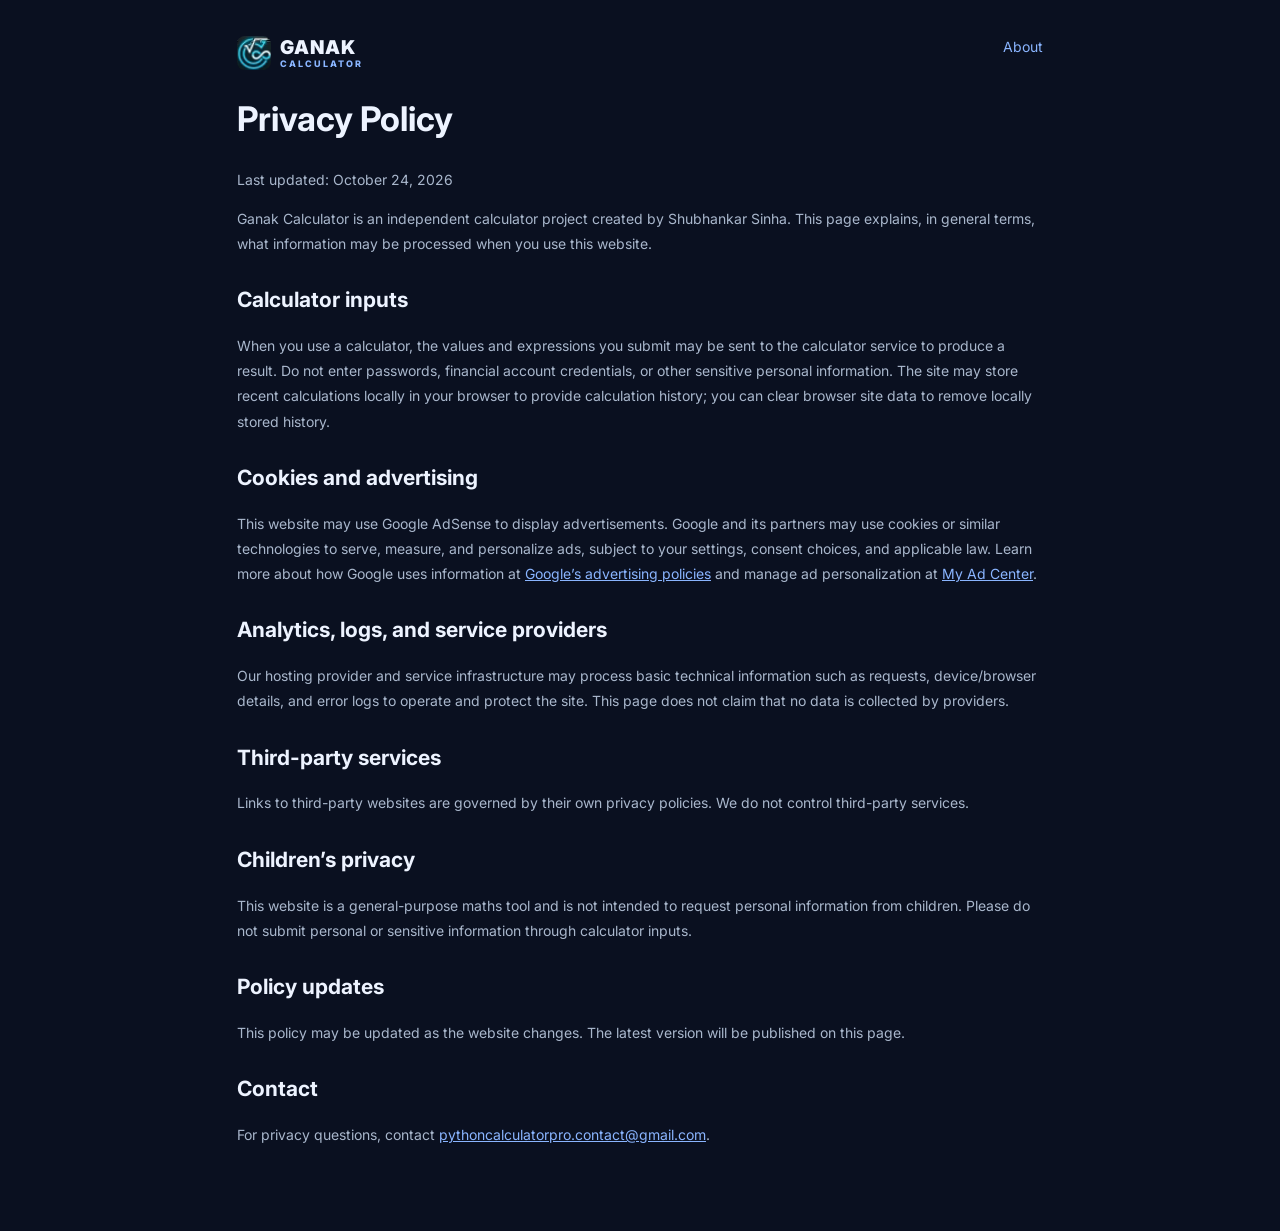
<file: frontend/privacy.html>
<!doctype html>
<html lang="en"><head>
<script async src="https://www.googletagmanager.com/gtm.js?id=GTM-MRTCPMST"></script>
<script>
  window.dataLayer = window.dataLayer || [];
  function gtag(){dataLayer.push(arguments);}
  gtag('js', new Date());
</script>
<meta charset="utf-8"><meta name="viewport" content="width=device-width,initial-scale=1"><meta name="description" content="Privacy policy for Ganak Calculator."><meta name="google-adsense-account" content="ca-pub-2614056710691283"><title>Privacy Policy | Ganak Calculator</title><link rel="stylesheet" href="./styles.css?v=ganak-logo-1"><style>.ganak-logo-icon{width:34px;height:34px;object-fit:cover;border-radius:8px;flex:none}.ganak-wordmark-copy{display:flex;flex-direction:column;gap:2px}</style><style>body{background:#0a1020;color:#edf3ff}.policy{max-width:850px;margin:0 auto;padding:36px 22px 70px}.policy a{color:#8ab5ff}.policy h1{font-size:34px}.policy h2{margin-top:28px}.policy p,.policy li{color:#a9b7cc;line-height:1.8}.policy-nav{display:flex;justify-content:space-between;gap:14px}.policy-nav a{text-decoration:none}.ganak-wordmark{display:flex;flex-direction:row;align-items:center;gap:9px;line-height:1;text-decoration:none}.ganak-wordmark-copy strong{font-size:19px;font-weight:900;letter-spacing:1.1px;color:#edf3ff}.ganak-wordmark-copy small{font-size:9px;font-weight:800;letter-spacing:2px;color:#8ab5ff}</style><script>(function(){if(location.hostname==="python-calculator-pro-site.onrender.com"){location.replace("https://ganakcalculator.onrender.com"+location.pathname+location.search+location.hash);}})();</script>
<link rel="icon" type="image/jpeg" href="./assets/ganak-logo-icon.jpg"><link rel="apple-touch-icon" href="./assets/ganak-logo-icon.jpg">
</head><body><main class="policy"><nav class="policy-nav"><a class="ganak-wordmark" href="./index.html" aria-label="Ganak Calculator home"><img class="ganak-logo-icon" src="./assets/ganak-logo-icon.jpg" alt=""><span class="ganak-wordmark-copy"><strong>GANAK</strong><small>CALCULATOR</small></span></a><a href="./about.html">About</a></nav><h1>Privacy Policy</h1><p>Last updated: October 24, 2026</p><p>Ganak Calculator is an independent calculator project created by Shubhankar Sinha. This page explains, in general terms, what information may be processed when you use this website.</p><h2>Calculator inputs</h2><p>When you use a calculator, the values and expressions you submit may be sent to the calculator service to produce a result. Do not enter passwords, financial account credentials, or other sensitive personal information. The site may store recent calculations locally in your browser to provide calculation history; you can clear browser site data to remove locally stored history.</p><h2>Cookies and advertising</h2><p>This website may use Google AdSense to display advertisements. Google and its partners may use cookies or similar technologies to serve, measure, and personalize ads, subject to your settings, consent choices, and applicable law. Learn more about how Google uses information at <a href="https://policies.google.com/technologies/ads">Google’s advertising policies</a> and manage ad personalization at <a href="https://myadcenter.google.com/">My Ad Center</a>.</p><h2>Analytics, logs, and service providers</h2><p>Our hosting provider and service infrastructure may process basic technical information such as requests, device/browser details, and error logs to operate and protect the site. This page does not claim that no data is collected by providers.</p><h2>Third-party services</h2><p>Links to third-party websites are governed by their own privacy policies. We do not control third-party services.</p><h2>Children’s privacy</h2><p>This website is a general-purpose maths tool and is not intended to request personal information from children. Please do not submit personal or sensitive information through calculator inputs.</p><h2>Policy updates</h2><p>This policy may be updated as the website changes. The latest version will be published on this page.</p><h2>Contact</h2><p>For privacy questions, contact <a href="mailto:pythoncalculatorpro.contact@gmail.com">pythoncalculatorpro.contact@gmail.com</a>.</p></main></body></html>
</file>
<file: frontend/styles.css>
@import url('https://fonts.googleapis.com/css2?family=DM+Mono:wght@400;500&family=Inter:wght@400;500;600;700;800&display=swap');
:root{color-scheme:dark;--bg:#090e1a;--sidebar:#0c1221;--panel:#10192a;--panel-raised:#141f33;--line:#202c40;--line-soft:#1a2639;--text:#edf3ff;--muted:#8b9ab2;--subtle:#61718b;--blue:#4f8cff;--blue-bright:#69a0ff;--blue-wash:rgba(79,140,255,.13);--green:#49d6a0;--radius:16px;--sidebar-width:276px}
*{box-sizing:border-box}html{min-width:320px;background:var(--bg)}body{margin:0;background:var(--bg);color:var(--text);font-family:Inter,ui-sans-serif,system-ui,-apple-system,sans-serif;font-size:14px;line-height:1.5}button,a{-webkit-tap-highlight-color:transparent}button{font:inherit}.app-shell{min-height:100vh}.sidebar{position:fixed;z-index:30;inset:0 auto 0 0;width:var(--sidebar-width);display:flex;flex-direction:column;background:var(--sidebar);border-right:1px solid var(--line);padding:23px 14px 13px}.brand{display:flex;align-items:center;gap:12px;padding:0 10px 25px;color:inherit;text-decoration:none}.brand-mark{width:39px;height:39px;display:grid;place-items:center;border-radius:12px;background:linear-gradient(145deg,#347cf4,#2454bd);box-shadow:0 6px 20px #2256b833;color:#fff;font-size:27px;font-weight:700}.brand-mark span{transform:translateY(-1px)}.brand-copy{display:flex;flex-direction:column;gap:2px}.brand-copy strong{font-size:14px;letter-spacing:-.35px}.brand-copy small{color:var(--blue-bright);font-size:9px;letter-spacing:1.8px;font-weight:800}.nav-label{padding:4px 12px 11px;color:#64748e;font-size:10px;font-weight:800;letter-spacing:1.5px}.tool-nav{display:flex;flex-direction:column;gap:3px;overflow:auto;scrollbar-width:thin;scrollbar-color:#263550 transparent;padding-bottom:10px}.nav-item{display:flex;align-items:center;gap:12px;width:100%;min-height:39px;padding:8px 11px;border:1px solid transparent;border-radius:9px;background:transparent;color:#9baac0;text-align:left;cursor:pointer;font-size:12px;font-weight:500;transition:background .16s,color .16s,border-color .16s}.nav-item:hover{background:#121d30;color:var(--text)}.nav-item.is-active{background:var(--blue-wash);border-color:#315da044;color:#8bb5ff}.nav-icon{display:inline-grid;place-items:center;flex:0 0 20px;width:20px;color:#8295b2;font-family:"DM Mono",monospace;font-size:13px;font-weight:500}.nav-item.is-active .nav-icon{color:var(--blue-bright)}.creator-credit{display:flex;flex-direction:column;gap:2px;margin:2px 4px 0;padding:11px 10px 12px;border-top:1px solid var(--line-soft)}.creator-credit span{color:#64748e;font-size:8px;font-weight:800;letter-spacing:1.5px}.creator-credit strong{color:#c5d5ee;font-size:11px;font-weight:600;letter-spacing:.1px}.sidebar-footer{display:flex;align-items:center;gap:8px;margin-top:auto;padding:15px 10px 5px;border-top:1px solid var(--line);color:#7f90aa;font-size:11px}.status-dot{display:inline-block;width:7px;height:7px;flex:0 0 7px;border-radius:50%;background:var(--green);box-shadow:0 0 0 3px #49d6a015}.status-dot-muted{background:#d9a858;box-shadow:0 0 0 3px #d9a85818}.version{margin-left:auto;color:#52627b;font-family:"DM Mono",monospace;font-size:10px}.main-column{min-height:100vh;margin-left:var(--sidebar-width)}.topbar{height:70px;display:flex;align-items:center;justify-content:space-between;gap:18px;padding:0 34px;border-bottom:1px solid var(--line);background:#0b1120cc}.topbar-leading,.topbar-actions{display:flex;align-items:center;gap:16px}.breadcrumbs{display:flex;align-items:center;gap:10px;color:#8291a9;font-size:12px}.breadcrumbs strong{color:#e0e9f8;font-weight:600}.crumb-separator{color:#40516b}.topbar-actions{gap:17px}.api-status{display:flex;align-items:center;gap:9px;color:#8798b2;font-size:11px}.avatar{display:grid;place-items:center;width:32px;height:32px;border:1px solid #34568a;border-radius:50%;background:#182947;color:#9dc0ff;font-size:10px;font-weight:800}.icon-button{display:none;place-items:center;width:38px;height:38px;border:1px solid var(--line);border-radius:10px;background:var(--panel);color:var(--text);cursor:pointer}.workspace-content{max-width:1510px;margin:0 auto;padding:34px 34px 20px}.workspace-heading{display:flex;align-items:center;justify-content:space-between;gap:20px;margin-bottom:25px}.eyebrow{margin-bottom:7px;color:var(--blue-bright);font-size:9px;font-weight:800;letter-spacing:1.8px}.workspace-heading h1{margin:0;font-size:clamp(23px,2.1vw,30px);line-height:1.25;letter-spacing:-1px;font-weight:700}.workspace-heading p{margin:8px 0 0;color:var(--muted);font-size:12px}.angle-toggle{display:flex;align-items:center;gap:3px;padding:4px;border:1px solid var(--line);border-radius:10px;background:#0d1524}.angle-option{min-width:52px;padding:8px 11px;border:0;border-radius:7px;background:transparent;color:#8191ab;font-size:10px;font-weight:800;letter-spacing:.4px;cursor:pointer}.angle-option.is-selected{background:#1b3155;color:#8db6ff;box-shadow:inset 0 0 0 1px #2a4e82}.workspace-grid{display:grid;grid-template-columns:minmax(0,1fr) 285px;align-items:start;gap:19px}.panel{border:1px solid var(--line);border-radius:var(--radius);background:var(--panel);box-shadow:0 12px 35px #0000000c}.calculator-card{overflow:hidden}.display-area{min-height:205px;padding:23px 25px 20px;background:linear-gradient(145deg,#121d31 0%,#101827 80%)}.display-topline,.keypad-toolbar{display:flex;align-items:center;justify-content:space-between;gap:12px;color:#7385a2;font-size:9px;font-weight:800;letter-spacing:1.3px}.keyboard-hint{font-size:10px;font-weight:500;letter-spacing:0;color:#657791}.keyboard-hint kbd{padding:3px 5px;border:1px solid #34445c;border-radius:4px;background:#19263b;color:#a4b5cd;font-family:"DM Mono",monospace;font-size:9px}.expression-placeholder{min-height:54px;display:flex;align-items:center;justify-content:flex-end;padding:14px 0 9px;color:#7f8fa9;font-family:"DM Mono",monospace;font-size:clamp(17px,2vw,22px);text-align:right}.display-divider{height:1px;background:#25344b}.answer-label{margin-top:14px;color:#7586a2;font-size:9px;font-weight:800;letter-spacing:1.4px}.answer-placeholder{margin-top:3px;color:#e5edfc;font-size:21px;font-weight:600;letter-spacing:-.5px}.steps-placeholder{margin-top:7px;color:#657791;font-size:10px}.keypad-toolbar{padding:18px 22px 12px}.keypad-note{color:#536580;font-size:9px;font-weight:500;letter-spacing:0}.keypad{display:grid;grid-template-columns:repeat(5,minmax(0,1fr));gap:8px;padding:0 21px 20px}.key{min-width:0;height:45px;border:1px solid #25334a;border-radius:9px;background:#151f31;color:#d8e3f5;font-family:"DM Mono",monospace;font-size:14px;cursor:default;transition:border-color .15s,background .15s}.key-function{background:#111d31;color:#91b5f2;font-size:12px}.key-operator{background:#19263b;color:#a9c2e9}.key-equals{border-color:#427cf0;background:#3476ef;color:#fff;font-size:18px;box-shadow:0 5px 14px #3476ef2b}.shell-note{margin:0;padding:0 22px 18px;color:#60718b;font-size:10px}.history-card{min-height:325px;padding:20px 18px 14px;display:flex;flex-direction:column}.panel-heading{display:flex;align-items:center;justify-content:space-between;gap:12px}.panel-heading h2{margin:0;font-size:15px;font-weight:700;letter-spacing:-.3px}.panel-heading p{margin:4px 0 0;color:var(--muted);font-size:11px}.history-count{display:grid;place-items:center;min-width:25px;height:25px;padding:0 7px;border:1px solid #26364e;border-radius:8px;background:#17243a;color:#91b6fa;font-family:"DM Mono",monospace;font-size:10px}.history-empty{display:flex;flex:1;min-height:230px;align-items:center;justify-content:center;flex-direction:column;text-align:center;padding:20px 10px}.history-empty-icon{display:grid;place-items:center;width:43px;height:43px;margin-bottom:14px;border:1px solid #2a3b55;border-radius:14px;background:#162238;color:#86a9e8;font-size:24px}.history-empty strong{font-size:12px;font-weight:600}.history-empty p{max-width:190px;margin:7px 0 0;color:#71819a;font-size:10px;line-height:1.7}.history-footer{display:flex;align-items:center;justify-content:space-between;gap:8px;padding-top:13px;border-top:1px solid var(--line);color:#63748d;font-size:9px}.text-button{border:0;background:transparent;color:#7485a0;font-size:10px}.text-button:disabled{opacity:.6}.workspace-footer{display:flex;justify-content:space-between;gap:14px;padding:22px 2px 5px;color:#53637c;font-size:10px}.mobile-scrim[hidden]{display:none}.mobile-scrim{position:fixed;z-index:25;inset:0;background:#020611b8;backdrop-filter:blur(3px)}button:focus-visible,a:focus-visible{outline:2px solid var(--blue-bright);outline-offset:3px}
@media(min-width:1500px){.workspace-content{padding-top:42px}.workspace-grid{grid-template-columns:minmax(0,1fr) 305px;gap:22px}.key{height:49px}}
@media(max-width:1150px){:root{--sidebar-width:250px}.workspace-content{padding:27px 23px 18px}.topbar{padding:0 23px}.workspace-grid{grid-template-columns:minmax(0,1fr) 255px;gap:14px}.display-area{padding:20px}.keypad{gap:6px;padding-right:16px;padding-left:16px}.key{height:42px}.history-card{padding:18px 14px 13px}}
@media(max-width:900px){.sidebar{transform:translateX(-102%);transition:transform .22s ease;box-shadow:20px 0 55px #0007}.sidebar.is-open{transform:translateX(0)}.main-column{margin-left:0}.menu-button{display:grid}.topbar{height:64px;padding:0 20px}.workspace-content{max-width:780px;padding:27px 20px 18px}.workspace-grid{grid-template-columns:minmax(0,1fr)}.history-card{min-height:unset}.history-empty{min-height:145px}.api-status span:last-child{display:none}}
@media(max-width:520px){.topbar{padding:0 14px}.topbar-leading,.topbar-actions{gap:10px}.breadcrumbs{gap:7px;font-size:11px}.breadcrumbs>span:first-child,.crumb-separator{display:none}.avatar{width:29px;height:29px}.workspace-content{padding:23px 12px 14px}.workspace-heading{align-items:flex-start;gap:12px;margin-bottom:18px}.workspace-heading h1{font-size:23px}.workspace-heading p{max-width:245px;font-size:11px;line-height:1.6}.angle-toggle{flex-shrink:0;padding:3px}.angle-option{min-width:39px;padding:8px 7px;font-size:9px}.display-area{min-height:190px;padding:17px 15px}.expression-placeholder{min-height:51px;font-size:18px}.answer-placeholder{font-size:19px}.keyboard-hint{font-size:0}.keyboard-hint kbd{font-size:9px}.keypad-toolbar{padding:15px 14px 11px}.keypad{gap:6px;padding:0 12px 15px}.key{height:43px;border-radius:8px;font-size:13px}.key-function{font-size:11px}.shell-note{padding:0 13px 15px;font-size:9px}.history-card{padding:16px 14px 12px}.workspace-footer{flex-direction:column;gap:4px;padding-top:18px}.sidebar{width:min(300px,86vw)}}
@media(prefers-reduced-motion:reduce){*,*::before,*::after{scroll-behavior:auto!important;transition:none!important;animation:none!important}}
/* Phase 3: functional calculator controls and history */
.expression-input{display:block;width:100%;min-height:54px;margin:10px 0 12px;padding:8px 0;border:0;outline:0;background:transparent;color:#edf3ff;font-family:"DM Mono",monospace;font-size:clamp(18px,2vw,23px);text-align:right;caret-color:var(--blue-bright)}
.expression-input::placeholder{color:#62748f;opacity:1}.expression-input:focus-visible{outline:1px solid #3f70b9;outline-offset:5px;border-radius:3px}.expression-input[aria-invalid=true]{color:#ff9aab}
.expression-error{margin:0 0 12px;color:#ff9aab;font-size:11px;line-height:1.6;text-align:right}.expression-error[hidden],.result-details[hidden]{display:none}
.answer-output{margin-top:4px;color:#edf3ff;font-size:clamp(22px,2.4vw,29px);font-weight:700;letter-spacing:-.7px;overflow-wrap:anywhere}.answer-output.is-loading{color:#8eb5ff;opacity:.8}
.result-details{margin-top:11px;border-top:1px solid #26354b;padding-top:9px;color:#9aabc4;font-size:10px}.result-details summary{width:max-content;max-width:100%;color:#8db5ff;cursor:pointer;font-weight:600}.result-details dl{display:grid;gap:6px;margin:10px 0 0}.result-details dl>div{display:flex;justify-content:space-between;gap:14px}.result-details dt{color:#7c8da7}.result-details dd{margin:0;color:#d5e1f3;text-align:right;overflow-wrap:anywhere}
.history-list{display:flex;flex-direction:column;flex:1;min-height:0}.history-list .history-empty{flex:1}.history-entry{padding:14px 0;border-bottom:1px solid var(--line-soft)}.history-expression{display:block;width:100%;padding:0;border:0;background:transparent;color:#91a4c0;font-family:"DM Mono",monospace;font-size:11px;text-align:left;overflow-wrap:anywhere;cursor:pointer}.history-expression:hover{color:#b5d0ff}.history-result{margin-top:5px;color:#edf3ff;font-size:16px;font-weight:600;overflow-wrap:anywhere}.history-meta{display:flex;align-items:center;justify-content:space-between;gap:7px;margin-top:8px;color:#64758e;font-size:9px}.history-actions{display:flex;align-items:center;gap:8px}.history-action{padding:2px 0;border:0;background:transparent;color:#8eabdc;font-size:9px;cursor:pointer}.history-action:hover{color:#c0d6ff}.history-action:focus-visible{outline:1px solid var(--blue-bright);outline-offset:2px}.history-footer .text-button:not(:disabled){color:#9bbcff;cursor:pointer}.history-footer .text-button:not(:disabled):hover{color:#d2e1ff}
@media(max-width:520px){.expression-input{font-size:18px}.answer-output{font-size:22px}.history-entry{padding:12px 0}}


/* Phase 4: API-backed tool workspaces */
[hidden]{display:none!important}
.tool-workspace{min-width:0}
.tool-grid{grid-template-columns:minmax(0,1.1fr) minmax(280px,.9fr);align-items:start;gap:19px}
.tool-card,.result-card{padding:22px;min-width:0}
.tool-card-heading{padding-bottom:18px;border-bottom:1px solid var(--line)}
.tool-card-heading h2,.result-card h2{margin:0;font-size:16px;letter-spacing:-.3px}
.tool-card-heading p{margin:7px 0 0;color:var(--muted);font-size:11px;line-height:1.7}
.tool-form{display:flex;flex-direction:column;gap:16px;padding-top:18px}
.form-section{min-width:0;margin:0;padding:0;border:0}
.form-section h3,.history-mini h3{margin:0 0 12px;color:#9aacc6;font-size:10px;font-weight:800;letter-spacing:1.2px;text-transform:uppercase}
.field-grid{display:grid;grid-template-columns:repeat(2,minmax(0,1fr));gap:14px}
.field{display:flex;flex-direction:column;gap:7px;min-width:0;color:#9cacc3;font-size:11px}
.field[hidden]{display:none!important}
.field-label{color:#aab9cf;font-size:11px;font-weight:600}
.field input,.field select,.field textarea{width:100%;min-width:0;min-height:41px;padding:10px 11px;border:1px solid #2b3b54;border-radius:8px;background:#0c1423;color:#e7eefb;font:12px "DM Mono",monospace;outline:none}
.field textarea{resize:vertical;line-height:1.6}
.field input:focus,.field select:focus,.field textarea:focus{border-color:#4c83e8;box-shadow:0 0 0 3px #3476ef20}
.field input::placeholder,.field textarea::placeholder{color:#586a85}
.field-help{color:#647791;font-size:10px;line-height:1.6}
.form-actions{display:flex;align-items:center;gap:10px;padding-top:3px}
.primary-button,.secondary-button{min-height:38px;padding:10px 15px;border:1px solid #3e77e2;border-radius:8px;background:#3476ef;color:#fff;font-size:11px;font-weight:700;cursor:pointer}
.primary-button:hover{background:#4382f5}.primary-button:disabled{opacity:.6;cursor:wait}
.secondary-button{border-color:#30415c;background:#17243a;color:#a9c4f3}.secondary-button:hover{background:#20324f}
.result-card{min-height:220px}
.result-body{padding-top:18px;color:#9eafc7;font-size:12px;line-height:1.7;overflow-wrap:anywhere}
.result-json{max-width:100%;margin:0 0 14px;padding:14px;border:1px solid #25364e;border-radius:9px;background:#0b1321;color:#d5e3f7;white-space:pre-wrap;overflow-wrap:anywhere;font:11px/1.7 "DM Mono",monospace}
.result-error{padding:12px;border:1px solid #743b50;border-radius:8px;background:#321b2a;color:#ffb4c1;font-size:11px;line-height:1.7}
.graph-figure{margin:0 0 16px;padding:10px;border:1px solid #293a53;border-radius:9px;background:#0a1220}
.graph-controls{display:flex;justify-content:flex-end;align-items:center;gap:6px;margin:0 0 8px}
.graph-control-button{min-width:36px;min-height:34px;padding:5px 10px;border:1px solid #344966;border-radius:7px;background:#111e31;color:#dce8fb;font:600 13px/1.2 system-ui,sans-serif;cursor:pointer;touch-action:manipulation}
.graph-control-button:focus-visible{outline:2px solid #6ea3ff;outline-offset:2px}
.graph-figure svg{display:block;width:100%;height:auto;max-height:330px;touch-action:none;cursor:grab;user-select:none;-webkit-user-select:none}
.graph-figure svg:active{cursor:grabbing}
.graph-grid{stroke:#26344a;stroke-width:1}.graph-axis{stroke:#647995;stroke-width:1.2}.graph-curve{fill:none;stroke:#6ea3ff;stroke-width:2.5;stroke-linejoin:round;stroke-linecap:round}
.graph-figure figcaption{padding:7px 3px 0;color:#7486a1;font-size:10px}
.history-mini{margin-top:20px;padding-top:17px;border-top:1px solid var(--line)}
.history-mini-row{display:flex;align-items:start;justify-content:space-between;gap:12px;padding:9px 0;border-bottom:1px solid var(--line-soft)}
.history-expression{max-width:70%;border:0;background:transparent;color:#9bb7e8;text-align:left;overflow-wrap:anywhere;cursor:pointer;font:10px/1.5 "DM Mono",monospace}
.history-mini-row strong{color:#e1ebfa;font-size:11px;text-align:right;overflow-wrap:anywhere}
.muted{color:#687b96;font-size:11px}
.scientific-display .field{width:100%}.scientific-display .field input{text-align:right;font-size:17px;min-height:54px}
.functional-keypad{grid-template-columns:repeat(5,minmax(0,1fr));gap:7px;padding:0;margin:0}
.functional-keypad .key{height:42px;cursor:pointer}
.functional-keypad .key:hover{border-color:#416cb0;background:#1c2d48}
.tool-card .tool-form .keypad{padding-bottom:0}
@media(max-width:1100px){.tool-grid{grid-template-columns:minmax(0,1fr)}.result-card{min-height:160px}}
@media(max-width:600px){.tool-card,.result-card{padding:16px}.field-grid{grid-template-columns:minmax(0,1fr);gap:12px}.functional-keypad{gap:5px}.functional-keypad .key{height:40px;font-size:12px}.tool-card-heading h2,.result-card h2{font-size:15px}}

/* Phase 5: labelled graph axes and equation graph presentation */
.graph-figure{margin:18px 0 8px;padding:12px;border:1px solid var(--line);border-radius:12px;background:rgba(5,10,20,.35);overflow:hidden}
.graph-figure svg{display:block;width:100%;height:auto;min-height:220px}
.graph-grid{stroke:var(--line);stroke-width:1}
.graph-axis{stroke:var(--muted);stroke-width:1.25}
.graph-curve{fill:none;stroke:var(--blue-bright);stroke-width:2.5;stroke-linecap:round;stroke-linejoin:round}
.graph-label{fill:var(--muted);font-size:11px}
.graph-axis-title{fill:var(--text);font-size:12px;font-weight:600}
.graph-figure figcaption{margin-top:8px;color:var(--muted);font-size:12px}
.equation-graph-section{margin-top:20px;padding-top:16px;border-top:1px solid var(--line)}
.equation-graph-section h3{margin:0 0 4px;font-size:16px}
.equation-graph-section .field-help{margin:0 0 10px}

/* Phase 6: structured result summaries */
.result-summary-title{margin:0 0 12px;color:var(--text);font-size:14px;font-weight:700}
.result-summary-message{margin:0 0 12px;color:var(--muted);font-size:12px}
.result-primary-value{margin:0 0 14px;color:var(--blue-bright);font:600 24px/1.35 "DM Mono",monospace;overflow-wrap:anywhere}
.result-expression{margin:0 0 14px;padding:15px;border:1px solid var(--line);border-radius:9px;background:#0b1321;color:var(--text);font:500 15px/1.8 "DM Mono",monospace;overflow-wrap:anywhere}
.result-value-row,.root-result{display:flex;justify-content:space-between;align-items:flex-start;gap:16px;padding:10px 0;border-bottom:1px solid var(--line-soft)}
.result-value-label,.root-result span{color:var(--muted);font-size:11px;text-transform:capitalize}
.result-value-content,.root-result strong{color:var(--text);font-size:12px;text-align:right;overflow-wrap:anywhere}
.result-raw-details,.result-nested{margin:12px 0;color:var(--muted);font-size:11px}
.result-raw-details summary,.result-nested summary{cursor:pointer;color:#9bb7e8;font-weight:600}
.result-raw-details .result-json,.result-nested pre{margin-top:10px;max-height:320px;overflow:auto}
@media(max-width:600px){.result-primary-value{font-size:21px}.result-value-row,.root-result{gap:10px}}

/* Readable mathematical working and graph status */
.solution-steps{margin:18px 0;padding:14px 16px;border:1px solid var(--line);border-radius:12px;background:rgba(5,10,20,.28)}
.solution-steps h3,.graph-result-heading{margin:0 0 10px;color:var(--text);font-size:13px;font-weight:700}
.solution-steps ol{margin:0;padding-left:22px;display:grid;gap:9px;color:var(--muted)}
.solution-steps li{padding-left:3px;line-height:1.7;overflow-wrap:anywhere}
.graph-result-heading{margin-top:8px}
.graph-figure svg{min-width:0;min-height:220px}
@media(max-width:600px){.graph-figure{padding:6px}.graph-figure svg{min-height:180px}.solution-steps{padding:12px}}

.system-solution{margin:12px 0;padding:12px;border:1px solid var(--line);border-radius:10px;background:rgba(5,10,20,.2)}
.system-solution h4{margin:0 0 8px;color:var(--text);font-size:12px}

/* Touch-friendly mathematical keypad; math fields suppress the device keyboard. */
.math-keypad{display:grid;grid-template-columns:repeat(5,minmax(0,1fr));gap:7px;margin:16px 0;padding:12px;border:1px solid var(--line);border-radius:14px;background:rgba(5,10,20,.35)}
.math-key{min-height:42px;border:1px solid var(--line);border-radius:9px;background:var(--panel,#111b2c);color:var(--text);font:600 15px/1.2 inherit;touch-action:manipulation;cursor:pointer}
.math-key:active{background:var(--blue-bright);color:white}
.math-key[data-math-key="CLEAR"],.math-key[data-math-key="BACKSPACE"]{font-size:12px}
.form-section[hidden],.field[hidden]{display:none!important}
@media(min-width:700px){.math-keypad{grid-template-columns:repeat(8,minmax(0,1fr))}}


/* Refined shared mathematical keypad */
.keypad-page-switcher{display:flex;gap:.5rem;margin:.75rem 0 .6rem}
.keypad-page-button{flex:1;min-height:42px;border:1px solid var(--border-color,#293449);border-radius:12px;background:var(--surface-2,#151e30);color:var(--text-color,#e7edf8);font-weight:700}
.keypad-page-button[aria-pressed="true"]{background:var(--accent,#326fe5);border-color:transparent;color:#fff}
.math-keypad-keys{display:grid;grid-template-columns:repeat(5,minmax(0,1fr));gap:.5rem}
.math-keypad-keys .math-key{min-width:0;min-height:48px;padding:.45rem .2rem;border:1px solid var(--border-color,#293449);border-radius:12px;background:var(--surface-2,#151e30);color:var(--text-color,#e7edf8);font-size:1rem;font-weight:600;box-shadow:0 2px 0 rgba(0,0,0,.12);transition:background .12s,transform .12s}
.math-keypad-keys .math-key:active{transform:translateY(1px);background:var(--accent,#326fe5);color:#fff}
@media(max-width:420px){.math-keypad-keys{gap:.35rem}.math-keypad-keys .math-key{min-height:44px;font-size:.92rem}}


/* Equation workspace: give the form and math keypad the full available width. */
.equations-tool-grid{grid-template-columns:minmax(0,1fr)!important;align-items:start}
.equations-tool-grid>.tool-card,.equations-tool-grid>.result-card{width:100%;min-width:0}
.equations-tool-grid .math-keypad{display:block;width:100%;min-width:0}
.equations-tool-grid .keypad-page-switcher{display:flex;gap:8px;flex-wrap:wrap}
.equations-tool-grid .keypad-page-button{flex:1 1 150px;min-width:0}
.equations-tool-grid .math-keypad-keys{grid-template-columns:repeat(6,minmax(0,1fr));gap:8px}
.equations-tool-grid .math-keypad-keys .math-key{width:100%;min-width:0;min-height:48px;padding:8px 4px;font-size:15px;overflow-wrap:anywhere}
.equations-tool-grid .field input,.equations-tool-grid .field select,.equations-tool-grid .field textarea{min-height:48px;font-size:14px}
.equations-tool-grid .field textarea{min-height:100px}
.equations-tool-grid .form-actions .primary-button{min-width:140px;min-height:44px;font-size:13px}
@media(min-width:900px){
  .equations-tool-grid .math-keypad-keys{grid-template-columns:repeat(8,minmax(0,1fr))}
  .equations-tool-grid .field-grid{grid-template-columns:repeat(2,minmax(0,1fr))}
}
@media(max-width:480px){
  .equations-tool-grid .math-keypad-keys{grid-template-columns:repeat(4,minmax(0,1fr));gap:6px}
  .equations-tool-grid .math-keypad-keys .math-key{min-height:44px;font-size:14px}
}


/* Motion polish: subtle, fast, and respectful of reduced-motion preferences. */
@keyframes workspace-enter{from{opacity:0;transform:translateY(9px)}to{opacity:1;transform:translateY(0)}}
@keyframes panel-enter{from{opacity:0;transform:translateY(7px) scale(.995)}to{opacity:1;transform:translateY(0) scale(1)}}
@keyframes credit-enter{from{opacity:0;transform:translateY(4px)}to{opacity:1;transform:translateY(0)}}
.workspace-heading{animation:workspace-enter .38s cubic-bezier(.2,.75,.25,1) both}
.tool-workspace>.tool-grid,.tool-workspace>.panel,.tool-workspace>.workspace-grid{animation:panel-enter .32s cubic-bezier(.2,.75,.25,1) both}
.tool-card,.result-card,.calculator-card,.history-card{transition:border-color .2s ease,box-shadow .2s ease,transform .2s ease}
.tool-card:hover,.result-card:hover,.calculator-card:hover,.history-card:hover{border-color:#2b3c56;box-shadow:0 14px 34px #00000018}
.nav-item{transition:background .18s ease,color .18s ease,border-color .18s ease,transform .18s ease}
.nav-item:hover{transform:translateX(2px)}
.primary-button,.secondary-button,.key,.math-key,.keypad-page-button,.angle-option,.icon-button{transition:background .16s ease,border-color .16s ease,color .16s ease,box-shadow .16s ease,transform .16s ease}
.primary-button:hover,.secondary-button:hover,.key:hover,.math-key:hover,.keypad-page-button:hover,.icon-button:hover{transform:translateY(-1px);box-shadow:0 5px 14px #00000020}
.primary-button:active,.secondary-button:active,.key:active,.math-key:active,.keypad-page-button:active,.icon-button:active{transform:translateY(0) scale(.985)}
.expression-input,.field input,.field select,.field textarea{transition:border-color .18s ease,box-shadow .18s ease,background .18s ease}
.history-entry{animation:workspace-enter .24s ease both}
.creator-credit{animation:credit-enter .35s ease both}
@media(prefers-reduced-motion:reduce){
  .workspace-heading,.tool-workspace>.tool-grid,.tool-workspace>.panel,.tool-workspace>.workspace-grid,.history-entry,.creator-credit{animation:none!important}
  .tool-card,.result-card,.calculator-card,.history-card,.nav-item,.primary-button,.secondary-button,.key,.math-key,.keypad-page-button,.angle-option,.icon-button,.expression-input,.field input,.field select,.field textarea{transition:none!important}
  .nav-item:hover,.primary-button:hover,.secondary-button:hover,.key:hover,.math-key:hover,.keypad-page-button:hover,.icon-button:hover,.primary-button:active,.secondary-button:active,.key:active,.math-key:active,.keypad-page-button:active,.icon-button:active{transform:none!important}
}


/* Varied tile entrances each time a tool tab is opened. */
@keyframes tile-rise{from{opacity:0;transform:translateY(18px)}to{opacity:1;transform:translateY(0)}}
@keyframes tile-slide-left{from{opacity:0;transform:translateX(-18px)}to{opacity:1;transform:translateX(0)}}
@keyframes tile-slide-right{from{opacity:0;transform:translateX(18px)}to{opacity:1;transform:translateX(0)}}
@keyframes tile-pop{0%{opacity:0;transform:scale(.94)}70%{opacity:1;transform:scale(1.012)}100%{opacity:1;transform:scale(1)}}
@keyframes tile-soft-flip{from{opacity:0;transform:perspective(800px) rotateX(5deg) translateY(8px)}to{opacity:1;transform:perspective(800px) rotateX(0) translateY(0)}}
.tool-workspace>.tool-grid>.tool-card:nth-child(4n+1),
.tool-workspace>.workspace-grid>.calculator-card:nth-child(4n+1){animation:tile-rise .42s cubic-bezier(.2,.75,.25,1) both}
.tool-workspace>.tool-grid>.result-card:nth-child(4n+2),
.tool-workspace>.workspace-grid>.history-card:nth-child(4n+2){animation:tile-slide-right .44s cubic-bezier(.2,.75,.25,1) both}
.tool-workspace>.tool-grid>.tool-card:nth-child(4n+3),
.tool-workspace>.tool-grid>.result-card:nth-child(4n+3){animation:tile-pop .46s cubic-bezier(.2,.75,.25,1) both}
.tool-workspace>.tool-grid>.tool-card:nth-child(4n+4),
.tool-workspace>.tool-grid>.result-card:nth-child(4n+4){animation:tile-soft-flip .43s cubic-bezier(.2,.75,.25,1) both}
.tool-workspace .tool-grid>*:nth-child(2),
.tool-workspace .workspace-grid>*:nth-child(2){animation-delay:55ms}
.tool-workspace .tool-grid>*:nth-child(3),
.tool-workspace .workspace-grid>*:nth-child(3){animation-delay:100ms}
.tool-workspace .tool-grid>*:nth-child(4),
.tool-workspace .workspace-grid>*:nth-child(4){animation-delay:145ms}
@media(prefers-reduced-motion:reduce){
 .tool-workspace>.tool-grid>.tool-card,.tool-workspace>.tool-grid>.result-card,.tool-workspace>.workspace-grid>.calculator-card,.tool-workspace>.workspace-grid>.history-card{animation:none!important}
}


/* Translucent mathematical wallpaper: decorative only, behind all controls. */
.app-shell{position:relative;isolation:isolate}
.math-wallpaper{position:fixed;inset:0 0 0 var(--sidebar-width);z-index:-1;overflow:hidden;pointer-events:none;user-select:none;color:rgba(112,157,232,.12);font-family:"DM Mono",ui-monospace,monospace}
.math-wallpaper span{position:absolute;display:block;white-space:nowrap;font-weight:500;line-height:1;letter-spacing:-.04em;text-shadow:0 0 28px rgba(79,140,255,.07);animation:math-drift 18s ease-in-out infinite alternate}
.math-wallpaper span:nth-child(1){top:9%;left:7%;font-size:clamp(48px,7vw,94px);transform:rotate(-9deg)}
.math-wallpaper span:nth-child(2){top:22%;left:69%;font-size:clamp(56px,8vw,108px);animation-delay:-5s}
.math-wallpaper span:nth-child(3){top:39%;left:14%;font-size:clamp(22px,3.4vw,46px);animation-delay:-9s}
.math-wallpaper span:nth-child(4){top:67%;left:58%;font-size:clamp(28px,4.2vw,58px);animation-delay:-3s}
.math-wallpaper span:nth-child(5){top:80%;left:10%;font-size:clamp(32px,4.8vw,66px);animation-delay:-12s}
.math-wallpaper span:nth-child(6){top:12%;left:48%;font-size:clamp(20px,3vw,40px);animation-delay:-7s}
.math-wallpaper span:nth-child(7){top:55%;left:72%;font-size:clamp(22px,3.2vw,44px);animation-delay:-10s}
.math-wallpaper span:nth-child(8){top:84%;left:76%;font-size:clamp(52px,7vw,92px);animation-delay:-6s}
.math-wallpaper span:nth-child(9){top:48%;left:4%;font-size:clamp(24px,3.6vw,48px);animation-delay:-2s}
.math-wallpaper span:nth-child(10){top:29%;left:34%;font-size:clamp(30px,4vw,54px);animation-delay:-8s}
.math-wallpaper span:nth-child(11){top:72%;left:31%;font-size:clamp(20px,3vw,40px);animation-delay:-11s}
.math-wallpaper span:nth-child(12){top:91%;left:42%;font-size:clamp(18px,2.5vw,34px);animation-delay:-4s}
@keyframes math-drift{from{translate:0 -5px}to{translate:0 7px}}
@media(max-width:760px){.math-wallpaper{inset:0;opacity:.72}.math-wallpaper span:nth-child(3n){display:none}.math-wallpaper span{color:rgba(112,157,232,.095)}}
@media(prefers-reduced-motion:reduce){.math-wallpaper span{animation:none}}


/* Shared keypad sizing for every tool, especially graphing and calculus forms. */
.tool-form{min-width:0}
.math-keypad{display:block;width:100%;min-width:0;max-width:100%;overflow:hidden}
.math-keypad-keys{grid-template-columns:repeat(6,minmax(0,1fr));gap:8px}
.math-keypad-keys .math-key{width:100%;min-width:0;white-space:normal;overflow-wrap:anywhere;min-height:48px;padding:8px 3px;font-size:clamp(12px,1.5vw,15px)}
.keypad-page-switcher{width:100%;min-width:0}
.keypad-page-button{min-width:0}
@media(min-width:900px){.math-keypad-keys{grid-template-columns:repeat(8,minmax(0,1fr))}}
@media(max-width:700px){.math-keypad{padding:9px}.math-keypad-keys{grid-template-columns:repeat(4,minmax(0,1fr));gap:6px}.math-keypad-keys .math-key{min-height:46px;font-size:14px}.keypad-page-switcher{gap:6px}.keypad-page-button{min-height:40px}}
@media(max-width:360px){.math-keypad-keys .math-key{min-height:42px;font-size:13px;padding:6px 2px}}

/* Formula sheet: one full-width textbook-style topic tile per section. */
.formula-sheet{display:block;width:100%;min-width:0;margin-top:44px!important;padding:28px;clear:both}
.formula-sheet-heading{display:block;margin-bottom:24px;padding-bottom:18px;border-bottom:1px solid var(--line)}
.formula-sheet-heading h2{margin:0;font-size:22px;letter-spacing:-.35px}
.formula-sheet-subtitle{margin:7px 0 0;color:var(--muted);font-size:13px;line-height:1.6}
.formula-sheet-content{display:flex;flex-direction:column;gap:18px;width:100%;max-width:none}
.formula-topic{display:block;width:100%;min-width:0;margin:0;padding:20px 22px 22px;border:1px solid var(--line);border-radius:14px;background:rgba(5,10,20,.24)}
.formula-topic h3{margin:0 0 14px;padding:0 0 10px;border-bottom:1px solid var(--line-soft);color:var(--text);font-size:16px;font-weight:700;letter-spacing:0}
.formula-equation{display:block;width:100%;margin:0;padding:7px 0;color:var(--text-secondary,var(--text));font-family:inherit;font-size:15px;font-weight:400;line-height:1.9;overflow-wrap:anywhere;white-space:normal}
.formula-equation:before{content:none}
@media(max-width:600px){
 .formula-sheet{margin-top:34px!important;padding:18px 14px}
 .formula-sheet-heading{margin-bottom:18px;padding-bottom:14px}
 .formula-sheet-heading h2{font-size:20px}
 .formula-sheet-subtitle{font-size:12px}
 .formula-sheet-content{gap:13px}
 .formula-topic{padding:16px 14px 17px;border-radius:11px}
 .formula-topic h3{margin-bottom:10px;padding-bottom:8px;font-size:15px}
 .formula-equation{padding:6px 0;font-size:14px;line-height:1.9}
}


/* Public landing page */
.home-page{display:none;min-height:100vh;background:radial-gradient(ellipse at 50% 0%,#172849 0%,#0a1020 47%,#080d18 100%);color:#edf3ff;overflow:hidden}
body:not(.calculator-open) .home-page{display:block}
body:not(.calculator-open) .app-shell{display:none}
.home-nav{height:76px;max-width:1160px;margin:auto;padding:0 28px;display:flex;align-items:center;justify-content:space-between;border-bottom:1px solid #ffffff12}
.home-brand{display:flex;align-items:center;gap:11px;color:#eef4ff;text-decoration:none;font-size:15px;font-weight:700;letter-spacing:-.4px}
.home-brand b{color:#8ab5ff}.home-brand-mark{display:grid;place-items:center;width:37px;height:37px;border-radius:12px;background:linear-gradient(145deg,#4388ff,#2855b6);color:white;font-size:25px}
.home-nav-link,.home-footer a{color:#a7b7d0;text-decoration:none;font-size:12px}.home-nav-link:hover,.home-footer a:hover{color:#fff}
.home-hero{position:relative;max-width:1050px;margin:0 auto;padding:83px 24px 72px;text-align:center}
.home-eyebrow,.home-section-label{display:flex;justify-content:center;align-items:center;gap:9px;color:#91b6fa;font-size:10px;font-weight:800;letter-spacing:1.7px}.home-eyebrow span{width:7px;height:7px;border-radius:50%;background:#53d9a6;box-shadow:0 0 14px #53d9a688}
.home-hero h1{position:relative;margin:24px 0 18px;font-size:clamp(38px,6.5vw,68px);line-height:1.08;letter-spacing:-3px;font-weight:800}.home-hero h1 span{color:#7eacff}
.home-lead{max-width:620px;margin:0 auto;color:#a7b5cc;font-size:clamp(14px,2vw,17px);line-height:1.8}
.home-creator{margin-top:23px;color:#9aaac3;font-size:13px}.home-creator strong,.home-author-note strong{color:#fff;font-size:15px;font-weight:800}
.home-start-button{display:inline-flex;align-items:center;justify-content:center;gap:19px;margin-top:27px;min-height:52px;padding:0 23px;border:1px solid #77a5ff;border-radius:12px;background:linear-gradient(135deg,#4388ff,#2e65d0);box-shadow:0 10px 32px #3476ef35;color:#fff;text-decoration:none;font-weight:700;font-size:14px;transition:transform .18s,box-shadow .18s}.home-start-button:hover{transform:translateY(-2px);box-shadow:0 14px 38px #3476ef50}.home-start-button span{font-size:20px}
.home-note{margin:13px 0 0;color:#71839f;font-size:11px}
.home-preview{max-width:680px;margin:53px auto 0;padding:19px 22px 20px;border:1px solid #2a3d5c;border-radius:18px;background:linear-gradient(140deg,#121f34ee,#0e1727ee);box-shadow:0 30px 90px #0005;text-align:left;transform:perspective(1100px) rotateX(2deg)}
.preview-top{display:flex;align-items:center;gap:6px;padding-bottom:17px;border-bottom:1px solid #26364d}.preview-top>span{width:7px;height:7px;border-radius:50%;background:#536784}.preview-top>span:first-child{background:#ed7979}.preview-top>span:nth-child(2){background:#e6bd64}.preview-top>span:nth-child(3){background:#5dd7a1}.preview-top small{margin-left:auto;color:#6e819e;font-size:8px;letter-spacing:1.6px}
.preview-equation{padding:27px 5px;color:#e9f1ff;font-family:ui-monospace,monospace;font-size:clamp(18px,3.5vw,29px);letter-spacing:.2px}
.preview-result{display:grid;grid-template-columns:1fr 1fr;gap:8px;padding:14px;border:1px solid #293c59;border-radius:10px;background:#0a1323}.preview-result span{color:#7186a5;font-size:9px;letter-spacing:1.2px}.preview-result strong{color:#b9d0ff;font-size:12px;font-weight:600}.preview-tools{display:flex;justify-content:center;flex-wrap:wrap;gap:10px;margin-top:17px}.preview-tools span{padding:7px 10px;border:1px solid #293951;border-radius:8px;color:#8ea4c4;font-size:10px}
.home-about{max-width:950px;margin:0 auto;padding:67px 26px 70px;border-top:1px solid #ffffff12}.home-about .home-section-label{justify-content:flex-start}.home-about h2{margin:14px 0 12px;font-size:clamp(25px,4vw,36px);letter-spacing:-1.2px}.home-about>p{max-width:720px;margin:0;color:#a1b0c7;font-size:14px;line-height:1.9}.home-feature-row{display:grid;grid-template-columns:repeat(3,minmax(0,1fr));gap:14px;margin-top:29px}.home-feature-row article{padding:20px;border:1px solid #26364e;border-radius:13px;background:#101a2b99}.home-feature-row article>span{color:#7da9ff;font-family:ui-monospace,monospace;font-size:11px}.home-feature-row h3{margin:13px 0 7px;font-size:14px}.home-feature-row article p{margin:0;color:#8d9db5;font-size:12px;line-height:1.8}.home-author-note{margin-top:25px;color:#8394ae;font-size:12px}
.home-footer{max-width:1160px;margin:auto;padding:22px 28px 26px;border-top:1px solid #ffffff12;display:flex;align-items:center;justify-content:space-between;gap:18px;color:#71819a;font-size:11px}.home-footer strong{color:#b9c9e1}.home-footer nav{display:flex;gap:19px}
@media(max-width:650px){.home-nav{height:66px;padding:0 18px}.home-brand{font-size:13px}.home-nav-link{font-size:11px}.home-hero{padding:64px 19px 54px}.home-hero h1{letter-spacing:-1.8px}.home-preview{margin-top:40px;padding:15px}.home-about{padding:49px 20px}.home-feature-row{grid-template-columns:1fr}.home-feature-row article{padding:17px}.home-footer{padding:21px 20px;align-items:flex-start;flex-direction:column}.home-footer nav{flex-wrap:wrap;gap:15px}}
@media(prefers-reduced-motion:reduce){.home-start-button{transition:none}}

/* Interactive homepage calculation preview */
.preview-mode-label{color:#7faaff;font-size:9px;font-weight:800;letter-spacing:1.5px;margin-top:18px}
.preview-equation{min-height:86px;display:flex;align-items:center;overflow-wrap:anywhere}
.preview-result strong{min-height:19px;overflow-wrap:anywhere}
.preview-tools{gap:8px}
.preview-tool{cursor:pointer;padding:9px 12px;border:1px solid #293951;border-radius:8px;background:#111d30;color:#91a6c5;font:inherit;font-size:11px;transition:background .18s,border-color .18s,color .18s,transform .18s}
.preview-tool:hover{border-color:#638fe1;color:#e5eeff;transform:translateY(-1px)}
.preview-tool.is-selected{border-color:#5285ec;background:#1b3763;color:#eaf1ff;box-shadow:inset 0 0 0 1px #5285ec35}
.preview-tool:focus-visible{outline:2px solid #a8c4ff;outline-offset:3px}
.preview-hint{margin:13px 0 0;text-align:center;color:#657b9b;font-size:10px}
@media(max-width:440px){.preview-tools{display:grid;grid-template-columns:1fr 1fr}.preview-tool{width:100%;padding:10px 7px}.preview-equation{min-height:75px}}
@media(prefers-reduced-motion:reduce){.preview-tool{transition:none}}

/* Distinct brand and scientific-calculator icons */
.home-brand-mark img,.brand-mark img{display:block;width:100%;height:100%;object-fit:cover;border-radius:inherit}
.home-brand-mark{padding:2px;background:linear-gradient(145deg,#12223c,#0e182b);border:1px solid #2a4d79;box-shadow:0 5px 16px #0003}
.brand-mark{padding:2px;background:linear-gradient(145deg,#12223c,#0e182b);border:1px solid #2a4d79}
.nav-icon-calculator{width:20px;height:22px;flex-basis:20px}
.nav-icon-calculator svg{display:block;width:20px;height:22px}


/* Voluntary project support messaging */
.home-support{display:flex;align-items:center;gap:14px;max-width:590px;margin:25px auto 0;padding:15px 18px;border:1px solid #2a4264;border-radius:13px;background:linear-gradient(120deg,#14233aab,#101a2aab);text-align:left}
.support-symbol{display:grid;place-items:center;flex:0 0 35px;width:35px;height:35px;border:1px solid #395986;border-radius:10px;background:#1a2d4b;color:#9fc0ff;font-size:22px}
.home-support strong{display:block;color:#e6efff;font-size:12px;font-weight:700}
.home-support p{margin:3px 0 0;color:#91a4c1;font-size:11px;line-height:1.65}
.sidebar-support{display:flex;flex-direction:column;gap:3px;margin:1px 4px 8px;padding:9px 10px;border:1px solid #263955;border-radius:9px;background:#101b2c}
.sidebar-support strong{color:#c9dcfa;font-size:10px;font-weight:700}
.sidebar-support span{color:#8295b1;font-size:9px;line-height:1.5}
@media(max-width:650px){.home-support{margin-top:22px;padding:13px 14px;gap:11px}.home-support p{font-size:10px}}

.support-link{display:inline-flex;align-items:center;gap:7px;margin-top:10px;padding:8px 11px;border:1px solid #4c78c5;border-radius:8px;background:#1b3763;color:#eaf1ff;text-decoration:none;font-size:11px;font-weight:700;transition:background .18s,border-color .18s}
.support-link:hover{background:#24477b;border-color:#79a7ff}
.support-link span{font-size:14px}
.sidebar-support a{align-self:flex-start;margin-top:3px;color:#9fc0ff;font-size:9px;font-weight:700;text-decoration:none}
.sidebar-support a:hover{color:#fff;text-decoration:underline}
.support-link:focus-visible,.sidebar-support a:focus-visible{outline:2px solid #a8c4ff;outline-offset:3px}

/* Custom neon cheese icons, matching the existing blue/purple glow */
.cheese-symbol{background:transparent;border:0;filter:none;overflow:visible}
.cheese-symbol svg{display:block;width:34px;height:34px;overflow:visible;fill:none;stroke:#ffd84a;stroke-width:3;stroke-linecap:round;stroke-linejoin:round;filter:drop-shadow(0 0 3px #ffcf32) drop-shadow(0 0 8px #ffb81c)}
.sidebar-support strong{display:flex;align-items:center;gap:6px}
.sidebar-cheese{display:inline-flex;align-items:center;justify-content:center;width:17px;height:17px;flex:0 0 17px;filter:none}
.sidebar-cheese svg{display:block;width:17px;height:17px;overflow:visible;fill:none;stroke:#ffd84a;stroke-width:4;stroke-linecap:round;stroke-linejoin:round;filter:drop-shadow(0 0 2px #ffcf32) drop-shadow(0 0 4px #ffb81c)}

.graph-coordinate-guide{stroke:var(--blue-bright,#6ea3ff);stroke-width:1;stroke-dasharray:4 4;opacity:.75;pointer-events:none}.graph-coordinate-point{fill:var(--blue-bright,#6ea3ff);stroke:var(--panel,#0a1220);stroke-width:2;pointer-events:none}.graph-coordinate-label-bg{fill:var(--panel,#0a1220);stroke:var(--blue-bright,#6ea3ff);stroke-width:1;pointer-events:none}.graph-coordinate-label{fill:var(--text,#f5f7fb);font-size:13px;font-weight:600;pointer-events:none}


/* Keep calculator navigation available while the Advanced Maths Studio is open. */
@media(max-width:900px){
  body.studio-active .sidebar{position:relative;inset:auto;width:100%;height:auto;min-height:0;transform:none;padding:10px 12px;box-shadow:none;border-right:0;border-bottom:1px solid var(--line);z-index:5}
  body.studio-active .sidebar .brand{display:none}
  body.studio-active .sidebar .nav-label{display:none}
  body.studio-active .sidebar .tool-nav{display:flex;gap:7px;overflow-x:auto;overscroll-behavior-x:contain;padding:2px 0 6px;scrollbar-width:thin}
  body.studio-active .sidebar .nav-item{flex:0 0 auto;width:auto;white-space:nowrap;padding:9px 12px}
  body.studio-active .main-column{margin-left:0}
  body.studio-active .mobile-scrim{display:none!important}
  body.studio-active .workspace-content{max-width:none;padding-top:14px}
}


/* Feedback entry points and accessible feedback dialog */
.home-feedback-link{display:block;margin:13px auto 0;padding:8px 12px;border:0;background:transparent;color:#a9c7ff;font-family:inherit;font-size:13px;font-weight:600;line-height:1.5;text-decoration:underline;text-underline-offset:4px;cursor:pointer}
.home-feedback-link:hover{color:#fff}
.feedback-nav-item{margin-top:7px}
.feedback-dialog{width:min(560px,calc(100vw - 28px));max-width:none;max-height:calc(100dvh - 28px);padding:0;border:1px solid #314665;border-radius:20px;background:#101a2b;color:#eaf1ff;box-shadow:0 28px 90px #0009;overflow:auto}
.feedback-dialog::backdrop{background:#030814c9;backdrop-filter:blur(5px)}
.feedback-form{display:grid;gap:12px;padding:clamp(19px,4vw,30px)}
.feedback-dialog-heading{display:flex;align-items:flex-start;gap:15px;justify-content:space-between;margin-bottom:4px}
.feedback-eyebrow{margin:0 0 8px;color:#82b2ff;font-size:10px;font-weight:800;letter-spacing:1.7px}
.feedback-dialog-heading h2{margin:0;color:#fff;font-size:clamp(21px,4vw,27px);line-height:1.2}
.feedback-dialog-heading p:last-child{margin:9px 0 0;color:#a7b7cf;font-size:13px;line-height:1.6}
.feedback-close{flex:0 0 36px;width:36px;height:36px;border:1px solid #344760;border-radius:10px;background:#17253a;color:#dce8fb;font-size:24px;line-height:1;cursor:pointer}
.feedback-form>label{margin-top:3px;color:#dce7f7;font-size:12px;font-weight:700}
.feedback-form select,.feedback-form textarea,.feedback-form input:not([type=hidden]){width:100%;min-width:0;padding:12px 13px;border:1px solid #344a68;border-radius:10px;outline:none;background:#0b1423;color:#edf4ff;font:inherit;font-size:13px}
.feedback-form select:focus,.feedback-form textarea:focus,.feedback-form input:focus{border-color:#78aaff;box-shadow:0 0 0 3px #5d98ff24}
.feedback-form textarea{resize:vertical;min-height:115px;line-height:1.6}
.feedback-form input::placeholder,.feedback-form textarea::placeholder{color:#7488a5}
.feedback-privacy{margin:0;color:#8192ab;font-size:10px;line-height:1.6}
.feedback-honeypot{position:absolute!important;left:-10000px!important;width:1px!important;height:1px!important;overflow:hidden!important}
.feedback-status{min-height:18px;margin:0;color:#b8c8df;font-size:12px;line-height:1.5}
.feedback-status.is-success{color:#79e0ad}
.feedback-status.is-error{color:#ff9d9d}
.feedback-actions{display:flex;justify-content:flex-end;gap:9px;padding-top:4px}
.feedback-actions button{min-height:42px;padding:0 16px;border-radius:10px;font-size:12px;font-weight:750;cursor:pointer}
.feedback-cancel{border:1px solid #3a4d68;background:#17253a;color:#dce8fb}
.feedback-submit{border:1px solid #76a6ff;background:linear-gradient(135deg,#4388ff,#2e65d0);color:#fff}
.feedback-submit:disabled{opacity:.6;cursor:wait}
@media(max-width:900px){.feedback-nav-item{flex:0 0 auto;width:auto;white-space:nowrap}.sidebar .feedback-nav-item{margin-top:4px}}

.topbar-feedback-button{min-height:34px;padding:0 12px;border:1px solid var(--border-color,#344763);border-radius:9px;background:var(--panel,#142138);color:var(--text,#eaf1ff);font-size:11px;font-weight:700;cursor:pointer}.topbar-feedback-button:hover{border-color:#78aaff;color:#a9c7ff}
@media(max-width:520px){.topbar-feedback-button{min-height:31px;padding:0 9px;font-size:10px}}


/* Textbook-style worked solutions */
.worked-solution{margin-top:20px;padding:18px 19px;border:1px solid #2b4263;border-radius:13px;background:linear-gradient(145deg,#14233a,#101a2b)}
.worked-solution h3{margin:0;color:#dce9ff;font-size:15px;letter-spacing:-.2px}
.worked-solution-intro{margin:6px 0 14px;color:#94a9c7;font-size:11px;line-height:1.65}
.worked-solution ol{display:grid;gap:12px;margin:0;padding-left:22px}
.worked-solution li{padding-left:4px;color:#8fb7ff}
.worked-solution li strong{display:block;color:#dce8fa;font-size:12px;font-weight:700}
.worked-solution li p{margin:4px 0 0;color:#b6c6dc;font-family:"DM Mono",ui-monospace,monospace;font-size:11px;line-height:1.75;overflow-wrap:anywhere;white-space:pre-wrap}
.worked-solution li::marker{color:#79aaff;font-weight:700}


/* Xiaomi-inspired visual BMI reference scale */
.bmi-primary-value{margin:5px 0 15px;font-size:clamp(34px,6vw,48px);font-weight:800;letter-spacing:-1.8px;color:#f4f7ff}
.bmi-scale-card{margin:14px 0 18px;padding:18px 16px 15px;border:1px solid #2d4260;border-radius:15px;background:linear-gradient(145deg,#14243a,#101a2a)}
.bmi-scale-card h4{margin:0 0 16px;color:#e7efff;font-size:13px;font-weight:750}
.bmi-scale-track{position:relative;display:flex;width:100%;height:17px;overflow:visible;border-radius:999px;background:#27364b;box-shadow:inset 0 1px 3px #0007}
.bmi-scale-segment{height:100%;display:block}
.bmi-band-under{background:#4b9de2;border-radius:999px 0 0 999px}
.bmi-band-normal{background:#3dbb88}
.bmi-band-over{background:#e9b64f}
.bmi-band-obese{background:#e47769;border-radius:0 999px 999px 0}
.bmi-scale-marker{position:absolute;top:50%;width:15px;height:27px;border:3px solid #fff;border-radius:8px;background:#17243a;box-shadow:0 2px 9px #0009;transform:translate(-50%,-50%);z-index:2}
.bmi-scale-labels{display:grid;grid-template-columns:18.5fr 6.5fr 5fr 10fr;gap:3px;margin-top:13px}
.bmi-scale-labels span{min-width:0;color:#b9c8de;font-size:clamp(8px,1.6vw,10px);font-weight:650;text-align:center;overflow-wrap:anywhere}
.bmi-scale-ticks{display:flex;justify-content:space-between;margin-top:8px;color:#8396b2;font-size:9px;font-variant-numeric:tabular-nums}
.bmi-category-line{margin:14px 0 0;color:#e9f0fc;font-size:13px;font-weight:700}
.bmi-scale-note{margin:8px 0 0;color:#93a7c3;font-size:10px;line-height:1.65}
@media(max-width:480px){.bmi-scale-card{padding:15px 11px}.bmi-scale-labels{grid-template-columns:18.5fr 6.5fr 5fr 10fr}.bmi-scale-labels span{font-size:8px}}

/* GANAK wordmark: product name first, category directly underneath. */
.home-brand-copy{display:flex;flex-direction:column;align-items:flex-start;gap:0;line-height:1.05}
.home-brand-copy strong{font-size:17px;font-weight:850;letter-spacing:1.2px;color:#f1f5ff}
.home-brand-copy small{margin-top:3px;color:#8ab5ff;font-size:9px;font-weight:800;letter-spacing:2.1px}

/* GANAK wordmark: product name first, category directly underneath. */
.home-brand-copy{display:flex;flex-direction:column;align-items:flex-start;gap:0;line-height:1.05}
.home-brand-copy strong{font-size:17px;font-weight:850;letter-spacing:1.2px;color:#f1f5ff}
.home-brand-copy small{margin-top:3px;color:#8ab5ff;font-size:9px;font-weight:800;letter-spacing:2.1px}
</file>
